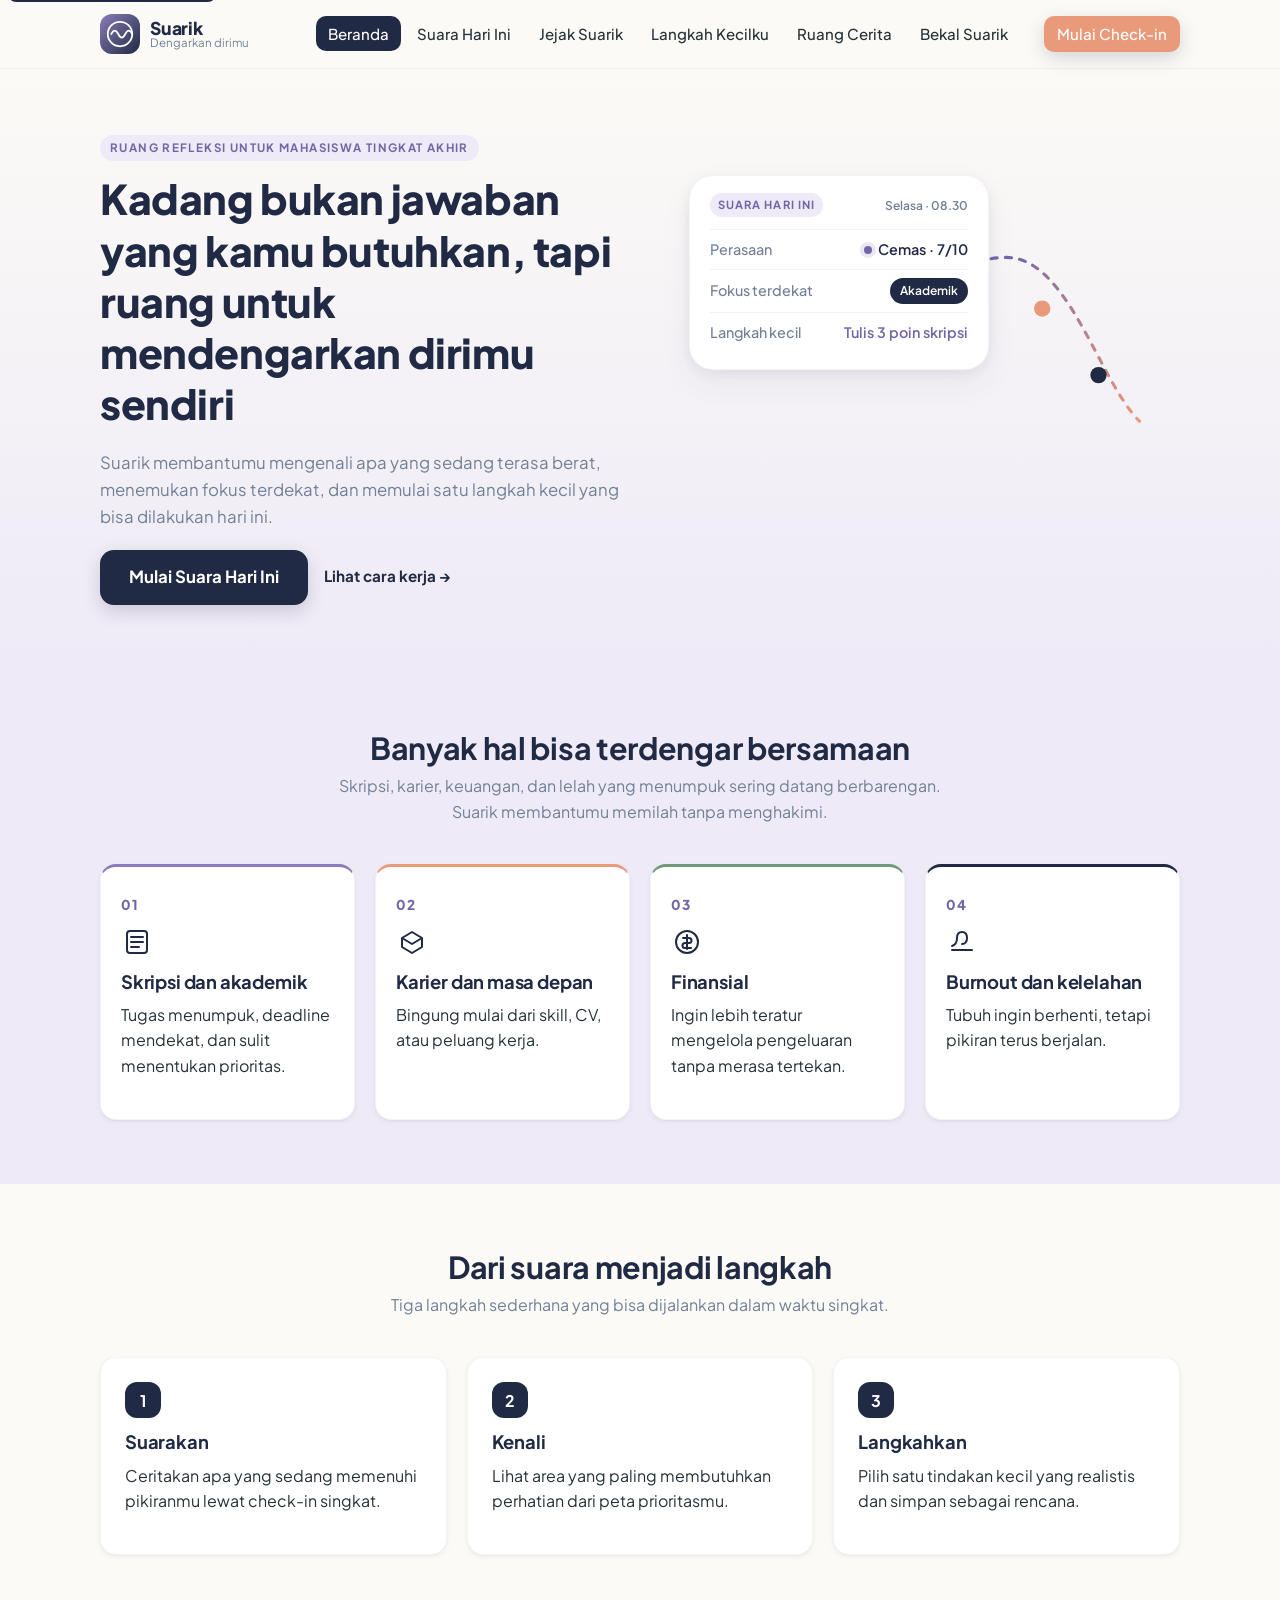
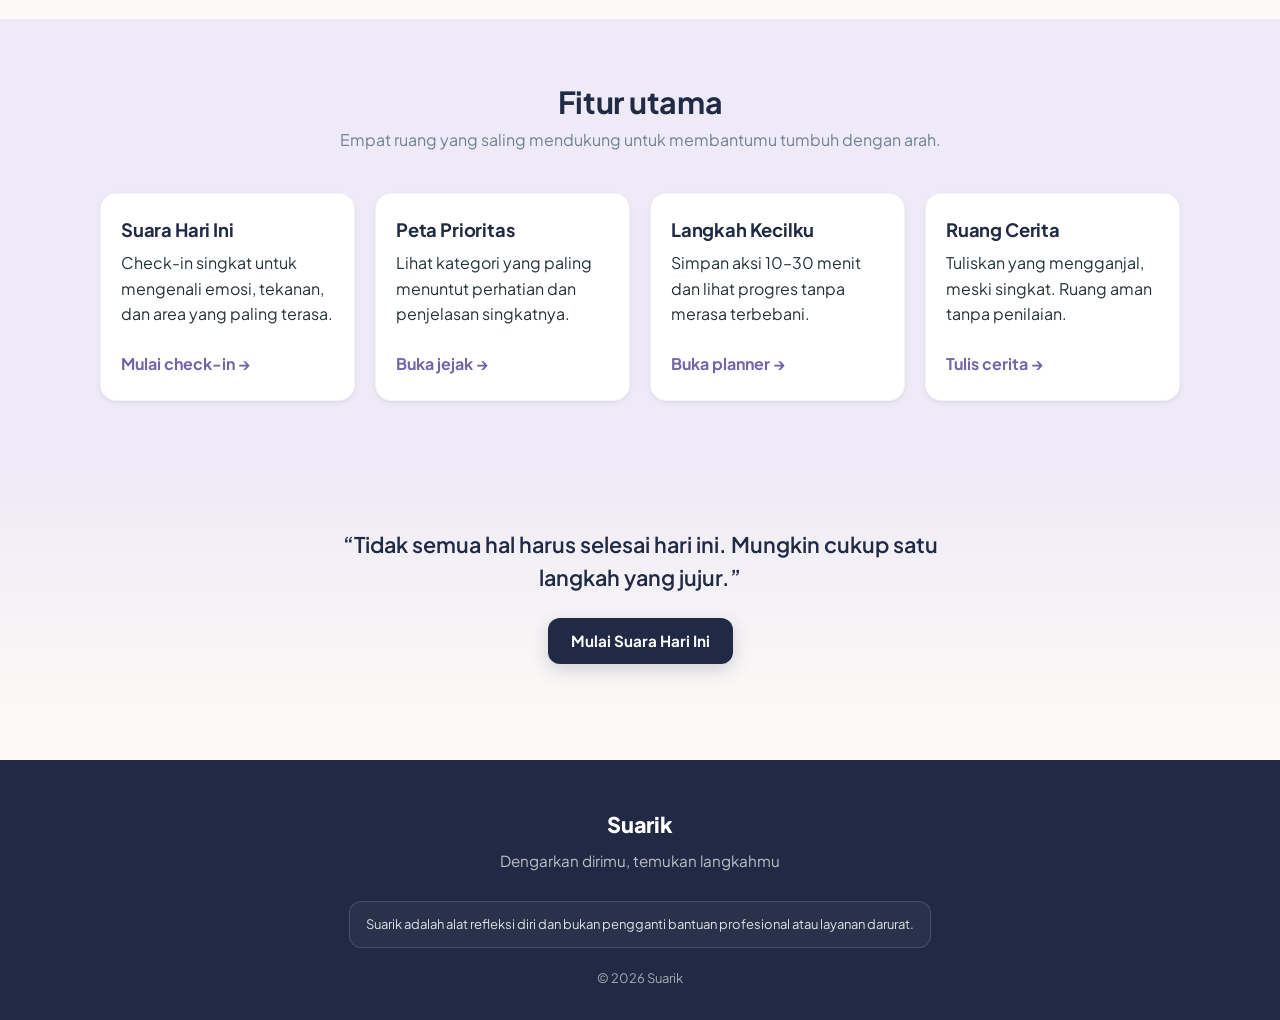
<file: index.html>
<!DOCTYPE html>
<html lang="id">
<head>
<meta charset="UTF-8">
<meta name="viewport" content="width=device-width, initial-scale=1.0">
<meta name="description" content="Suarik — platform refleksi dan perencanaan aksi mikro untuk mahasiswa tingkat akhir.">
<title>Suarik — Dengarkan dirimu, temukan langkahmu</title>
<link rel="preconnect" href="https://fonts.googleapis.com">
<link rel="preconnect" href="https://fonts.gstatic.com" crossorigin>
<link href="https://fonts.googleapis.com/css2?family=Plus+Jakarta+Sans:wght@400;500;600;700;800&display=swap" rel="stylesheet">
<link rel="stylesheet" href="css/style.css">
</head>
<body data-page="beranda">
<a href="#main-content" class="skip-link">Lewati ke konten utama</a>

<header class="site-header" role="banner">
    <div class="container header-inner">
        <a href="index.html" class="brand" aria-label="Suarik — beranda">
            <span class="brand-mark" aria-hidden="true">
                <svg viewBox="0 0 32 32" width="28" height="28" focusable="false">
                    <circle cx="16" cy="16" r="14" fill="none" stroke="currentColor" stroke-width="2"/>
                    <path d="M6 16 Q10 8 14 16 T22 16 T30 16" fill="none" stroke="currentColor" stroke-width="2" stroke-linecap="round"/>
                </svg>
            </span>
            <span class="brand-text">
                <span class="brand-name">Suarik</span>
                <span class="brand-sub">Dengarkan dirimu</span>
            </span>
        </a>
        <button class="nav-toggle" type="button" aria-expanded="false" aria-controls="primary-nav" aria-label="Buka menu navigasi">
            <span class="nav-toggle-bar"></span><span class="nav-toggle-bar"></span><span class="nav-toggle-bar"></span>
        </button>
        <nav id="primary-nav" class="primary-nav" aria-label="Navigasi utama">
            <ul>
                <li><a href="index.html" data-nav="beranda">Beranda</a></li>
                <li><a href="checkin.html" data-nav="checkin">Suara Hari Ini</a></li>
                <li><a href="dashboard.html" data-nav="dashboard">Jejak Suarik</a></li>
                <li><a href="planner.html" data-nav="planner">Langkah Kecilku</a></li>
                <li><a href="journal.html" data-nav="journal">Ruang Cerita</a></li>
                <li><a href="resources.html" data-nav="resources">Bekal Suarik</a></li>
            </ul>
            <a href="checkin.html" class="btn btn-primary nav-cta">Mulai Check-in</a>
        </nav>
    </div>
</header>

<div id="toast-container" class="toast-container" aria-live="polite" aria-atomic="true"></div>

<main id="main-content" role="main">

<section class="hero">
    <div class="container hero-inner">
        <div class="hero-copy">
            <span class="eyebrow">Ruang refleksi untuk mahasiswa tingkat akhir</span>
            <h1>Kadang bukan jawaban yang kamu butuhkan, tapi ruang untuk mendengarkan dirimu sendiri</h1>
            <p class="lead">Suarik membantumu mengenali apa yang sedang terasa berat, menemukan fokus terdekat, dan memulai satu langkah kecil yang bisa dilakukan hari ini.</p>
            <div class="hero-actions">
                <a href="checkin.html" class="btn btn-primary btn-xl">Mulai Suara Hari Ini</a>
                <a href="#cara-kerja" class="text-link">Lihat cara kerja →</a>
            </div>
        </div>

        <div class="hero-visual" aria-hidden="true">
            <svg class="hero-flow" viewBox="0 0 480 360" preserveAspectRatio="xMidYMid meet" focusable="false">
                <defs>
                    <linearGradient id="flowGrad" x1="0" y1="0" x2="1" y2="0">
                        <stop offset="0%" stop-color="#8B7DB8"/><stop offset="55%" stop-color="#7466A6"/><stop offset="100%" stop-color="#E99A7A"/>
                    </linearGradient>
                    <linearGradient id="waveGrad" x1="0" y1="0" x2="1" y2="0">
                        <stop offset="0%" stop-color="#8B7DB8" stop-opacity="0.9"/><stop offset="100%" stop-color="#8B7DB8" stop-opacity="0.3"/>
                    </linearGradient>
                </defs>
                <g class="hero-wave">
                    <path d="M20 130 Q35 90 50 130 T80 130 T110 130 T140 130 T170 130" fill="none" stroke="url(#waveGrad)" stroke-width="3" stroke-linecap="round"/>
                    <path d="M20 160 Q35 140 50 160 T80 160 T110 160 T140 160 T170 160" fill="none" stroke="url(#waveGrad)" stroke-width="2.5" stroke-linecap="round" opacity="0.7"/>
                    <path d="M20 190 Q35 175 50 190 T80 190 T110 190 T140 190 T170 190" fill="none" stroke="url(#waveGrad)" stroke-width="2" stroke-linecap="round" opacity="0.5"/>
                </g>
                <path d="M170 160 C 220 160, 250 100, 310 100 S 400 220, 440 260" fill="none" stroke="url(#flowGrad)" stroke-width="3" stroke-linecap="round" stroke-dasharray="6 8"/>
                <circle cx="200" cy="150" r="26" fill="#EEEAF7"/>
                <circle cx="200" cy="150" r="14" fill="#7466A6"/>
                <circle cx="200" cy="150" r="34" fill="none" stroke="#7466A6" stroke-opacity="0.25" stroke-width="1.5"/>
                <circle cx="285" cy="115" r="8" fill="#8B7DB8"/>
                <circle cx="345" cy="150" r="8" fill="#E99A7A"/>
                <circle cx="400" cy="215" r="8" fill="#202A44"/>
            </svg>
            <div class="visual-card card-checkin">
                <div class="visual-card-head">
                    <span class="visual-card-label">Suara Hari Ini</span>
                    <span class="visual-time">Selasa · 08.30</span>
                </div>
                <div class="visual-row"><span class="visual-key">Perasaan</span><span class="visual-val"><span class="dot dot-purple"></span>Cemas · 7/10</span></div>
                <div class="visual-row"><span class="visual-key">Fokus terdekat</span><span class="visual-val"><span class="pill pill-solid">Akademik</span></span></div>
                <div class="visual-row"><span class="visual-key">Langkah kecil</span><span class="visual-val strong">Tulis 3 poin skripsi</span></div>
            </div>
        </div>
    </div>
</section>

<section class="section section-alt">
    <div class="container">
        <header class="section-head">
            <h2>Banyak hal bisa terdengar bersamaan</h2>
            <p>Skripsi, karier, keuangan, dan lelah yang menumpuk sering datang berbarengan. Suarik membantumu memilah tanpa menghakimi.</p>
        </header>
        <div class="grid grid-4 issue-grid">
            <article class="mini-card">
                <span class="mini-index">01</span>
                <svg class="mini-glyph" viewBox="0 0 32 32" aria-hidden="true"><rect x="6" y="5" width="20" height="22" rx="3" fill="none" stroke="currentColor" stroke-width="2"/><path d="M10 11h12M10 16h12M10 21h8" stroke="currentColor" stroke-width="2" stroke-linecap="round"/></svg>
                <h3>Skripsi dan akademik</h3>
                <p>Tugas menumpuk, deadline mendekat, dan sulit menentukan prioritas.</p>
            </article>
            <article class="mini-card">
                <span class="mini-index">02</span>
                <svg class="mini-glyph" viewBox="0 0 32 32" aria-hidden="true"><path d="M6 12l10-6 10 6-10 6z" fill="none" stroke="currentColor" stroke-width="2" stroke-linejoin="round"/><path d="M6 12v9l10 6 10-6v-9" fill="none" stroke="currentColor" stroke-width="2" stroke-linejoin="round"/></svg>
                <h3>Karier dan masa depan</h3>
                <p>Bingung mulai dari skill, CV, atau peluang kerja.</p>
            </article>
            <article class="mini-card">
                <span class="mini-index">03</span>
                <svg class="mini-glyph" viewBox="0 0 32 32" aria-hidden="true"><circle cx="16" cy="16" r="11" fill="none" stroke="currentColor" stroke-width="2"/><path d="M16 9v14M12 12h6a2.5 2.5 0 010 5h-4a2.5 2.5 0 000 5h6" fill="none" stroke="currentColor" stroke-width="2" stroke-linecap="round"/></svg>
                <h3>Finansial</h3>
                <p>Ingin lebih teratur mengelola pengeluaran tanpa merasa tertekan.</p>
            </article>
            <article class="mini-card">
                <span class="mini-index">04</span>
                <svg class="mini-glyph" viewBox="0 0 32 32" aria-hidden="true"><path d="M6 20c3-1 5-4 5-8s2-6 5-6 5 2 5 6-2 6-5 6" fill="none" stroke="currentColor" stroke-width="2" stroke-linecap="round"/><path d="M6 24h20" stroke="currentColor" stroke-width="2" stroke-linecap="round"/></svg>
                <h3>Burnout dan kelelahan</h3>
                <p>Tubuh ingin berhenti, tetapi pikiran terus berjalan.</p>
            </article>
        </div>
    </div>
</section>

<section id="cara-kerja" class="section">
    <div class="container">
        <header class="section-head">
            <h2>Dari suara menjadi langkah</h2>
            <p>Tiga langkah sederhana yang bisa dijalankan dalam waktu singkat.</p>
        </header>
        <ol class="steps">
            <li class="step"><span class="step-number">1</span><h3>Suarakan</h3><p>Ceritakan apa yang sedang memenuhi pikiranmu lewat check-in singkat.</p></li>
            <li class="step"><span class="step-number">2</span><h3>Kenali</h3><p>Lihat area yang paling membutuhkan perhatian dari peta prioritasmu.</p></li>
            <li class="step"><span class="step-number">3</span><h3>Langkahkan</h3><p>Pilih satu tindakan kecil yang realistis dan simpan sebagai rencana.</p></li>
        </ol>
    </div>
</section>

<section class="section section-alt">
    <div class="container">
        <header class="section-head">
            <h2>Fitur utama</h2>
            <p>Empat ruang yang saling mendukung untuk membantumu tumbuh dengan arah.</p>
        </header>
        <div class="grid grid-4">
            <article class="feature-card"><h3>Suara Hari Ini</h3><p>Check-in singkat untuk mengenali emosi, tekanan, dan area yang paling terasa.</p><a href="checkin.html" class="feature-link">Mulai check-in →</a></article>
            <article class="feature-card"><h3>Peta Prioritas</h3><p>Lihat kategori yang paling menuntut perhatian dan penjelasan singkatnya.</p><a href="dashboard.html" class="feature-link">Buka jejak →</a></article>
            <article class="feature-card"><h3>Langkah Kecilku</h3><p>Simpan aksi 10–30 menit dan lihat progres tanpa merasa terbebani.</p><a href="planner.html" class="feature-link">Buka planner →</a></article>
            <article class="feature-card"><h3>Ruang Cerita</h3><p>Tuliskan yang mengganjal, meski singkat. Ruang aman tanpa penilaian.</p><a href="journal.html" class="feature-link">Tulis cerita →</a></article>
        </div>
    </div>
</section>

<section class="section quote-section">
    <div class="container">
        <blockquote><p>“Tidak semua hal harus selesai hari ini. Mungkin cukup satu langkah yang jujur.”</p></blockquote>
        <a href="checkin.html" class="btn btn-primary">Mulai Suara Hari Ini</a>
    </div>
</section>

</main>

<footer class="site-footer" role="contentinfo">
    <div class="container footer-inner">
        <div class="footer-brand">
            <span class="brand-name">Suarik</span>
            <p class="footer-tagline">Dengarkan dirimu, temukan langkahmu</p>
        </div>
 
        <p class="footer-disclaimer">Suarik adalah alat refleksi diri dan bukan pengganti bantuan profesional atau layanan darurat.</p>
        <p class="footer-copy">© <span data-year></span> Suarik</p>
    </div>
</footer>

<script src="js/data.js"></script>
<script src="js/main.js"></script>
</body>
</html>
</file>
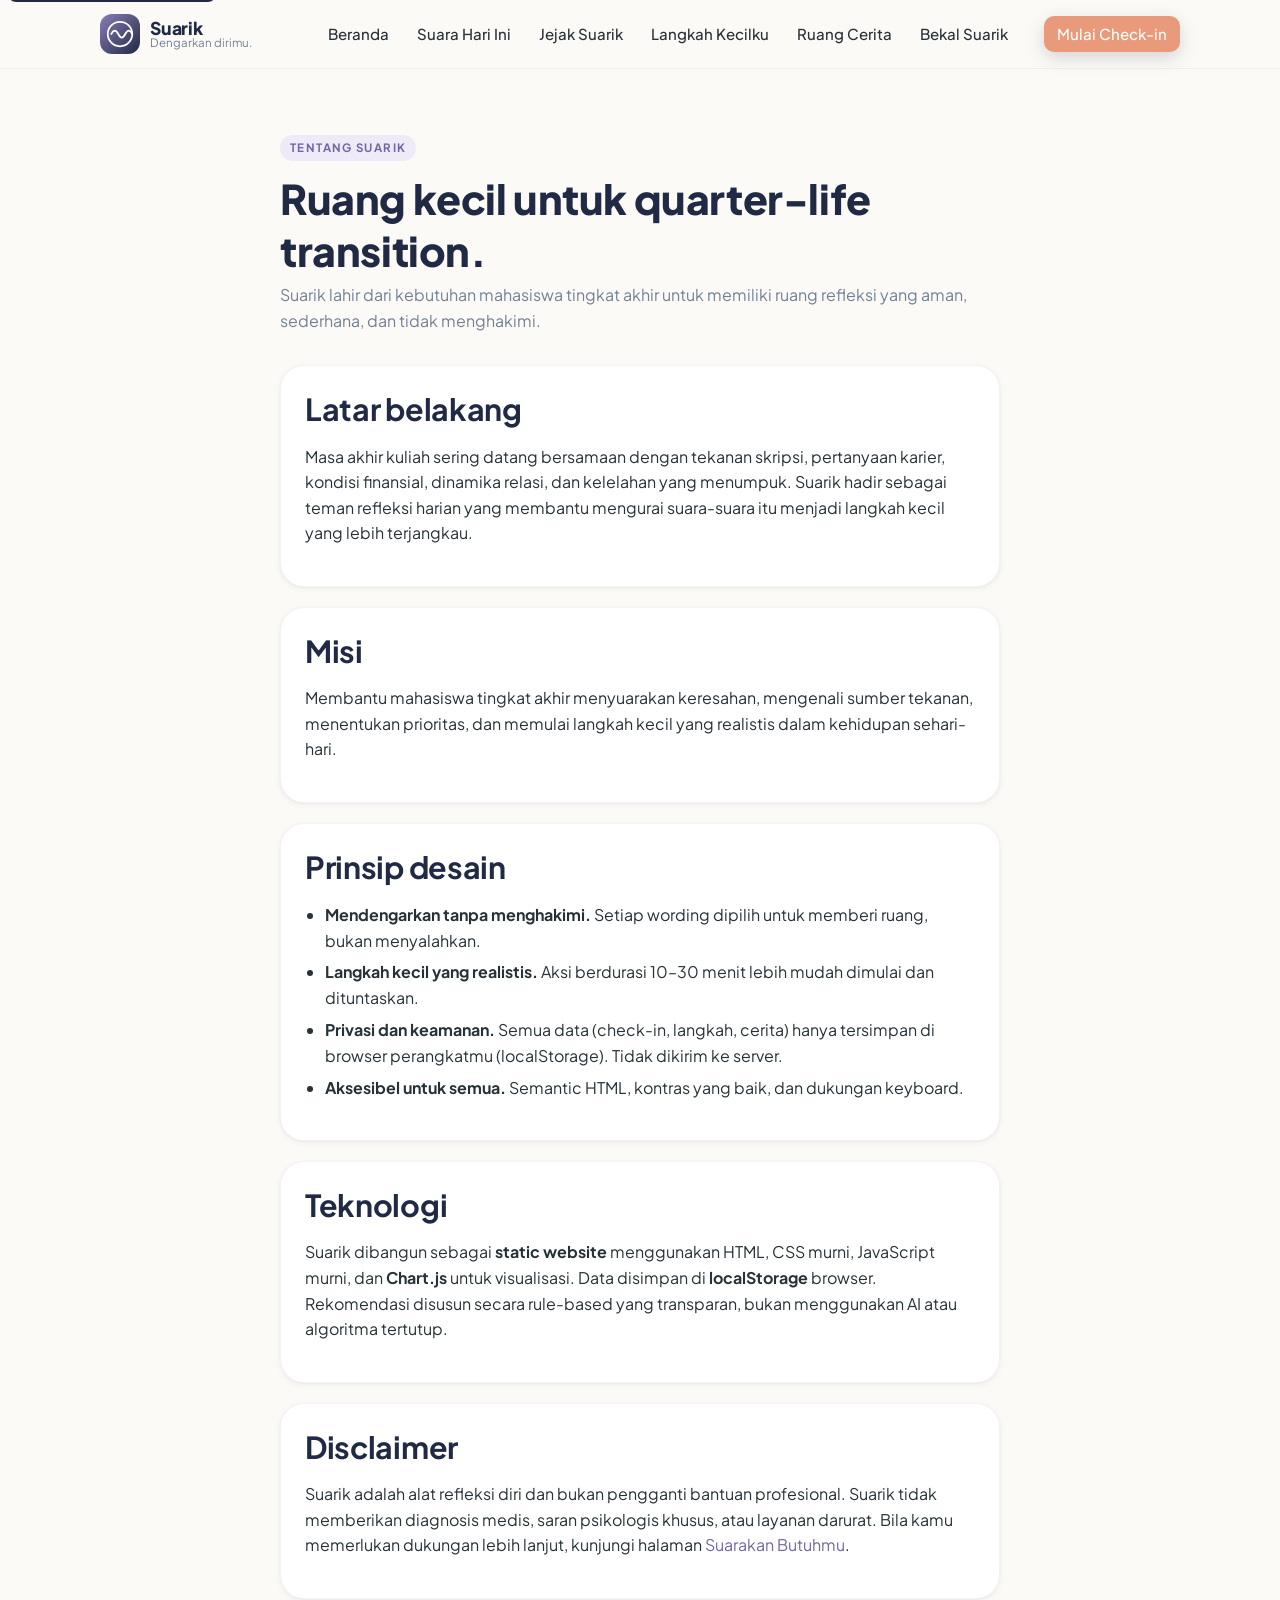
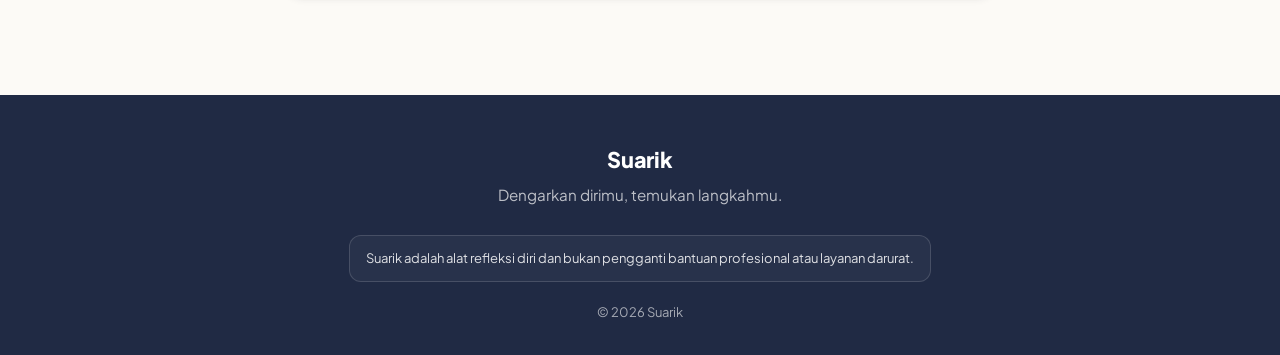
<file: about.html>
<!DOCTYPE html>
<html lang="id">
<head>
<meta charset="UTF-8">
<meta name="viewport" content="width=device-width, initial-scale=1.0">
<meta name="description" content="Suarik — platform refleksi dan perencanaan aksi mikro untuk mahasiswa tingkat akhir.">
<title>Tentang — Suarik</title>
<link rel="preconnect" href="https://fonts.googleapis.com">
<link rel="preconnect" href="https://fonts.gstatic.com" crossorigin>
<link href="https://fonts.googleapis.com/css2?family=Plus+Jakarta+Sans:wght@400;500;600;700;800&display=swap" rel="stylesheet">
<link rel="stylesheet" href="css/style.css">

</head>
<body data-page="about">
<a href="#main-content" class="skip-link">Lewati ke konten utama</a>
<header class="site-header" role="banner">
    <div class="container header-inner">
        <a href="index.html" class="brand" aria-label="Suarik — beranda">
            <span class="brand-mark" aria-hidden="true">
                <svg viewBox="0 0 32 32" width="28" height="28" focusable="false">
                    <circle cx="16" cy="16" r="14" fill="none" stroke="currentColor" stroke-width="2"/>
                    <path d="M6 16 Q10 8 14 16 T22 16 T30 16" fill="none" stroke="currentColor" stroke-width="2" stroke-linecap="round"/>
                </svg>
            </span>
            <span class="brand-text"><span class="brand-name">Suarik</span><span class="brand-sub">Dengarkan dirimu.</span></span>
        </a>
        <button class="nav-toggle" type="button" aria-expanded="false" aria-controls="primary-nav" aria-label="Buka menu navigasi">
            <span class="nav-toggle-bar"></span><span class="nav-toggle-bar"></span><span class="nav-toggle-bar"></span>
        </button>
        <nav id="primary-nav" class="primary-nav" aria-label="Navigasi utama">
            <ul>
                <li><a href="index.html" data-nav="beranda">Beranda</a></li>
                <li><a href="checkin.html" data-nav="checkin">Suara Hari Ini</a></li>
                <li><a href="dashboard.html" data-nav="dashboard">Jejak Suarik</a></li>
                <li><a href="planner.html" data-nav="planner">Langkah Kecilku</a></li>
                <li><a href="journal.html" data-nav="journal">Ruang Cerita</a></li>
                <li><a href="resources.html" data-nav="resources">Bekal Suarik</a></li>
            </ul>
            <a href="checkin.html" class="btn btn-primary nav-cta">Mulai Check-in</a>
        </nav>
    </div>
</header>
<div id="toast-container" class="toast-container" aria-live="polite" aria-atomic="true"></div>
<main id="main-content" role="main">
<section class="section">
    <div class="container container-narrow">
        <header class="page-head">
            <span class="eyebrow">Tentang Suarik</span>
            <h1>Ruang kecil untuk quarter-life transition.</h1>
            <p>Suarik lahir dari kebutuhan mahasiswa tingkat akhir untuk memiliki ruang refleksi yang aman, sederhana, dan tidak menghakimi.</p>
        </header>

        <section class="card"><h2>Latar belakang</h2><p>Masa akhir kuliah sering datang bersamaan dengan tekanan skripsi, pertanyaan karier, kondisi finansial, dinamika relasi, dan kelelahan yang menumpuk. Suarik hadir sebagai teman refleksi harian yang membantu mengurai suara-suara itu menjadi langkah kecil yang lebih terjangkau.</p></section>

        <section class="card"><h2>Misi</h2><p>Membantu mahasiswa tingkat akhir menyuarakan keresahan, mengenali sumber tekanan, menentukan prioritas, dan memulai langkah kecil yang realistis dalam kehidupan sehari-hari.</p></section>

        <section class="card">
            <h2>Prinsip desain</h2>
            <ul class="principle-list">
                <li><strong>Mendengarkan tanpa menghakimi.</strong> Setiap wording dipilih untuk memberi ruang, bukan menyalahkan.</li>
                <li><strong>Langkah kecil yang realistis.</strong> Aksi berdurasi 10–30 menit lebih mudah dimulai dan dituntaskan.</li>
                <li><strong>Privasi dan keamanan.</strong> Semua data (check-in, langkah, cerita) hanya tersimpan di browser perangkatmu (localStorage). Tidak dikirim ke server.</li>
                <li><strong>Aksesibel untuk semua.</strong> Semantic HTML, kontras yang baik, dan dukungan keyboard.</li>
            </ul>
        </section>

        <section class="card"><h2>Teknologi</h2><p>Suarik dibangun sebagai <strong>static website</strong> menggunakan HTML, CSS murni, JavaScript murni, dan <strong>Chart.js</strong> untuk visualisasi. Data disimpan di <strong>localStorage</strong> browser. Rekomendasi disusun secara rule-based yang transparan, bukan menggunakan AI atau algoritma tertutup.</p></section>

        <section class="card"><h2>Disclaimer</h2><p>Suarik adalah alat refleksi diri dan bukan pengganti bantuan profesional. Suarik tidak memberikan diagnosis medis, saran psikologis khusus, atau layanan darurat. Bila kamu memerlukan dukungan lebih lanjut, kunjungi halaman <a href="help.html">Suarakan Butuhmu</a>.</p></section>
    </div>
</section>
</main>
<footer class="site-footer" role="contentinfo">
    <div class="container footer-inner">
        <div class="footer-brand">
            <span class="brand-name">Suarik</span>
            <p class="footer-tagline">Dengarkan dirimu, temukan langkahmu.</p>
        </div>
 
        <p class="footer-disclaimer">Suarik adalah alat refleksi diri dan bukan pengganti bantuan profesional atau layanan darurat.</p>
        <p class="footer-copy">© <span data-year></span> Suarik</p>
    </div>
</footer>
<script src="js/data.js"></script>
<script src="js/main.js"></script>

</body>
</html>
</file>
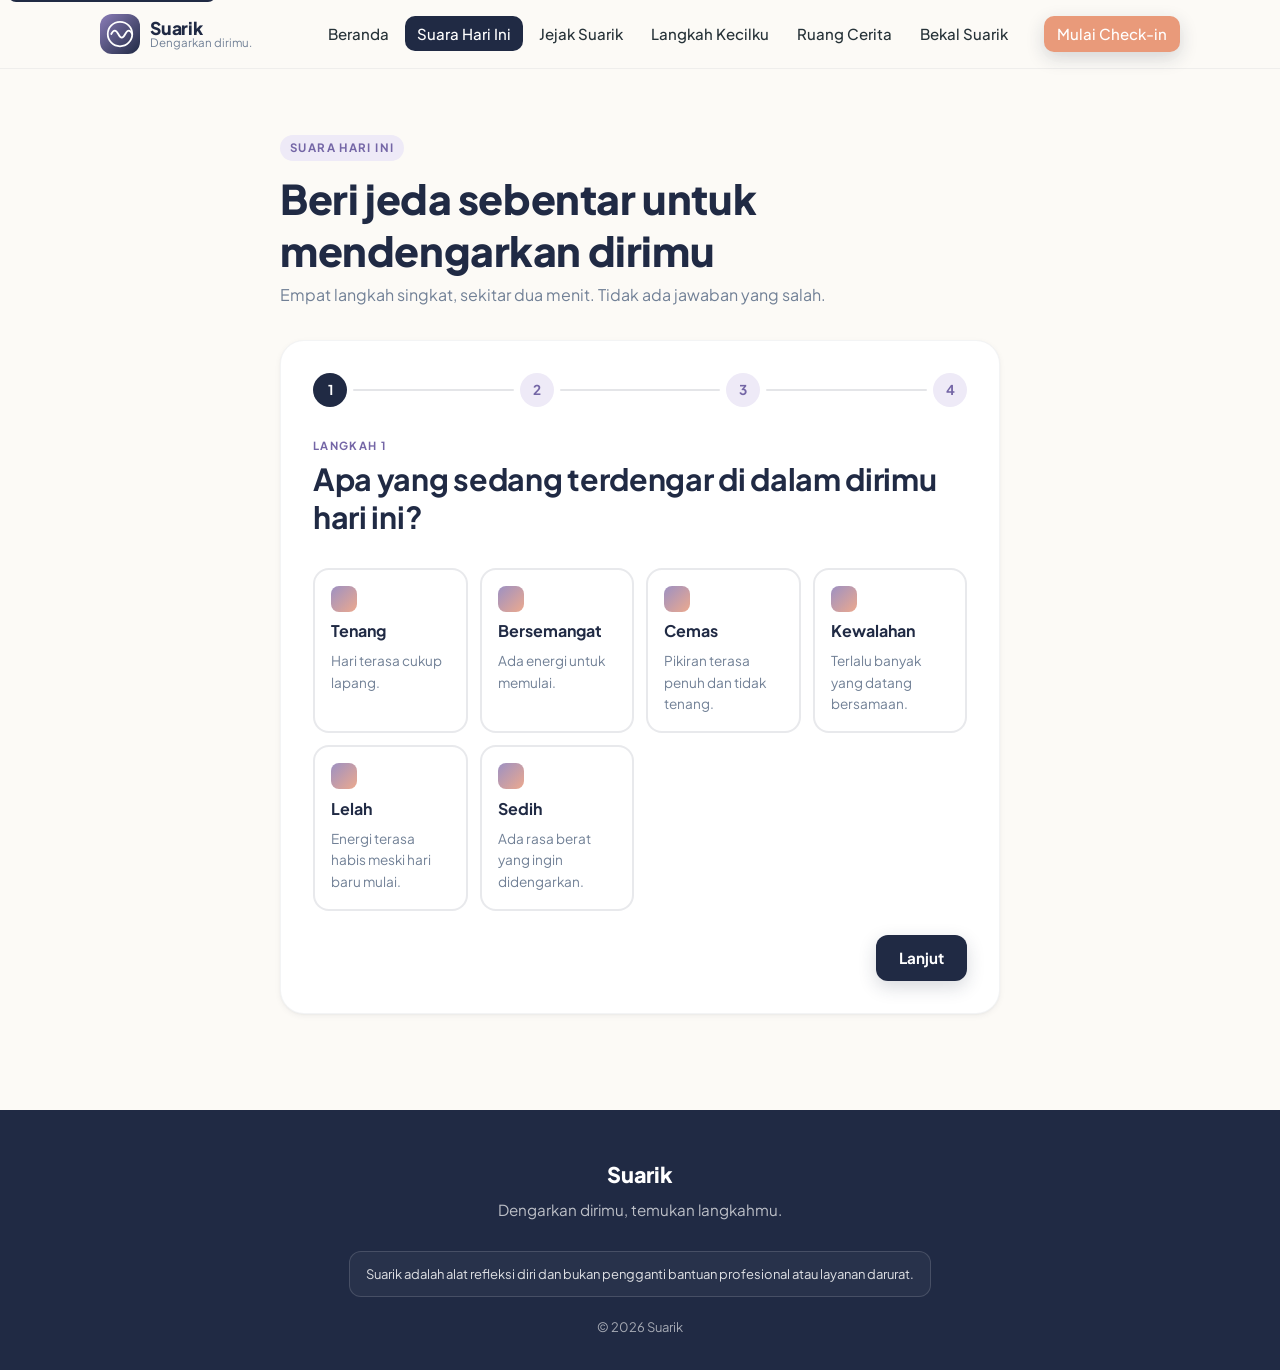
<file: checkin.html>
<!DOCTYPE html>
<html lang="id">
<head>
<meta charset="UTF-8">
<meta name="viewport" content="width=device-width, initial-scale=1.0">
<meta name="description" content="Suarik — platform refleksi dan perencanaan aksi mikro untuk mahasiswa tingkat akhir.">
<title>Suara Hari Ini — Suarik</title>
<link rel="preconnect" href="https://fonts.googleapis.com">
<link rel="preconnect" href="https://fonts.gstatic.com" crossorigin>
<link href="https://fonts.googleapis.com/css2?family=Plus+Jakarta+Sans:wght@400;500;600;700;800&display=swap" rel="stylesheet">
<link rel="stylesheet" href="css/style.css">

</head>
<body data-page="checkin">
<a href="#main-content" class="skip-link">Lewati ke konten utama</a>
<header class="site-header" role="banner">
    <div class="container header-inner">
        <a href="index.html" class="brand" aria-label="Suarik — beranda">
            <span class="brand-mark" aria-hidden="true">
                <svg viewBox="0 0 32 32" width="28" height="28" focusable="false">
                    <circle cx="16" cy="16" r="14" fill="none" stroke="currentColor" stroke-width="2"/>
                    <path d="M6 16 Q10 8 14 16 T22 16 T30 16" fill="none" stroke="currentColor" stroke-width="2" stroke-linecap="round"/>
                </svg>
            </span>
            <span class="brand-text"><span class="brand-name">Suarik</span><span class="brand-sub">Dengarkan dirimu.</span></span>
        </a>
        <button class="nav-toggle" type="button" aria-expanded="false" aria-controls="primary-nav" aria-label="Buka menu navigasi">
            <span class="nav-toggle-bar"></span><span class="nav-toggle-bar"></span><span class="nav-toggle-bar"></span>
        </button>
        <nav id="primary-nav" class="primary-nav" aria-label="Navigasi utama">
            <ul>
                <li><a href="index.html" data-nav="beranda">Beranda</a></li>
                <li><a href="checkin.html" data-nav="checkin">Suara Hari Ini</a></li>
                <li><a href="dashboard.html" data-nav="dashboard">Jejak Suarik</a></li>
                <li><a href="planner.html" data-nav="planner">Langkah Kecilku</a></li>
                <li><a href="journal.html" data-nav="journal">Ruang Cerita</a></li>
                <li><a href="resources.html" data-nav="resources">Bekal Suarik</a></li>
            </ul>
            <a href="checkin.html" class="btn btn-primary nav-cta">Mulai Check-in</a>
        </nav>
    </div>
</header>
<div id="toast-container" class="toast-container" aria-live="polite" aria-atomic="true"></div>
<main id="main-content" role="main">
<section class="section">
    <div class="container container-narrow">
        <header class="page-head">
            <span class="eyebrow">Suara Hari Ini</span>
            <h1>Beri jeda sebentar untuk mendengarkan dirimu</h1>
            <p>Empat langkah singkat, sekitar dua menit. Tidak ada jawaban yang salah.</p>
        </header>

        <form id="checkin-form" novalidate class="card form-card">
            <div class="progress-indicator" aria-hidden="true">
                <span class="progress-step active" data-step="1">1</span>
                <span class="progress-line"></span>
                <span class="progress-step" data-step="2">2</span>
                <span class="progress-line"></span>
                <span class="progress-step" data-step="3">3</span>
                <span class="progress-line"></span>
                <span class="progress-step" data-step="4">4</span>
            </div>

            <fieldset class="form-step active" data-step="1">
                <legend><span class="step-title">Langkah 1</span><h2>Apa yang sedang terdengar di dalam dirimu hari ini?</h2></legend>
                <div class="emotion-grid" role="radiogroup" aria-label="Pilih satu emosi" id="emotion-grid"></div>
                <p class="field-error" data-error-for="emotion" hidden>Pilih satu emosi yang paling menggambarkan hari ini.</p>
                <div class="form-nav"><span></span><button type="button" class="btn btn-primary btn-next" data-next="2">Lanjut</button></div>
            </fieldset>

            <fieldset class="form-step" data-step="2">
                <legend><span class="step-title">Langkah 2</span><h2>Seberapa berat beban yang kamu rasakan?</h2></legend>
                <div class="slider-wrap">
                    <input type="range" id="stress_level" name="stress_level" min="1" max="10" value="5" step="1" aria-describedby="stress-help stress-value">
                    <div class="slider-value" id="stress-value" aria-live="polite"><span class="slider-number">5</span><span class="slider-label" id="stress-label">Sedang</span></div>
                </div>
                <p id="stress-help" class="field-help">1–3 ringan · 4–6 sedang · 7–8 berat · 9–10 sangat berat.</p>
                <div class="form-nav"><button type="button" class="btn btn-ghost btn-prev" data-prev="1">Kembali</button><button type="button" class="btn btn-primary btn-next" data-next="3">Lanjut</button></div>
            </fieldset>

            <fieldset class="form-step" data-step="3">
                <legend><span class="step-title">Langkah 3</span><h2>Apa yang paling banyak memenuhi pikiranmu?</h2></legend>
                <div class="area-grid" id="area-grid"></div>
                <p class="field-error" data-error-for="areas" hidden>Pilih minimal satu area yang sedang membebani.</p>
                <div class="form-nav"><button type="button" class="btn btn-ghost btn-prev" data-prev="2">Kembali</button><button type="button" class="btn btn-primary btn-next" data-next="4">Lanjut</button></div>
            </fieldset>

            <fieldset class="form-step" data-step="4">
                <legend><span class="step-title">Langkah 4</span><h2>Ceritakan sedikit jika kamu nyaman.</h2></legend>
                <label for="note" class="field-label">Catatan (opsional, maksimal 500 karakter)</label>
                <textarea id="note" name="note" rows="5" maxlength="500" placeholder="Tulis bebas. Kamu tidak wajib menuliskan detail pribadi."></textarea>
                <div class="char-counter"><span id="note-count">0</span> / 500</div>
                <div class="form-nav">
                    <button type="button" class="btn btn-ghost btn-prev" data-prev="3">Kembali</button>
                    <button type="submit" class="btn btn-primary" id="checkin-submit"><span class="btn-label">Simpan Check-in</span><span class="btn-spinner" aria-hidden="true"></span></button>
                </div>
            </fieldset>
        </form>
    </div>
</section>
</main>
<footer class="site-footer" role="contentinfo">
    <div class="container footer-inner">
        <div class="footer-brand">
            <span class="brand-name">Suarik</span>
            <p class="footer-tagline">Dengarkan dirimu, temukan langkahmu.</p>
        </div>
 
        <p class="footer-disclaimer">Suarik adalah alat refleksi diri dan bukan pengganti bantuan profesional atau layanan darurat.</p>
        <p class="footer-copy">© <span data-year></span> Suarik</p>
    </div>
</footer>
<script src="js/data.js"></script>
<script src="js/main.js"></script>
<script src="js/checkin.js"></script>
</body>
</html>
</file>
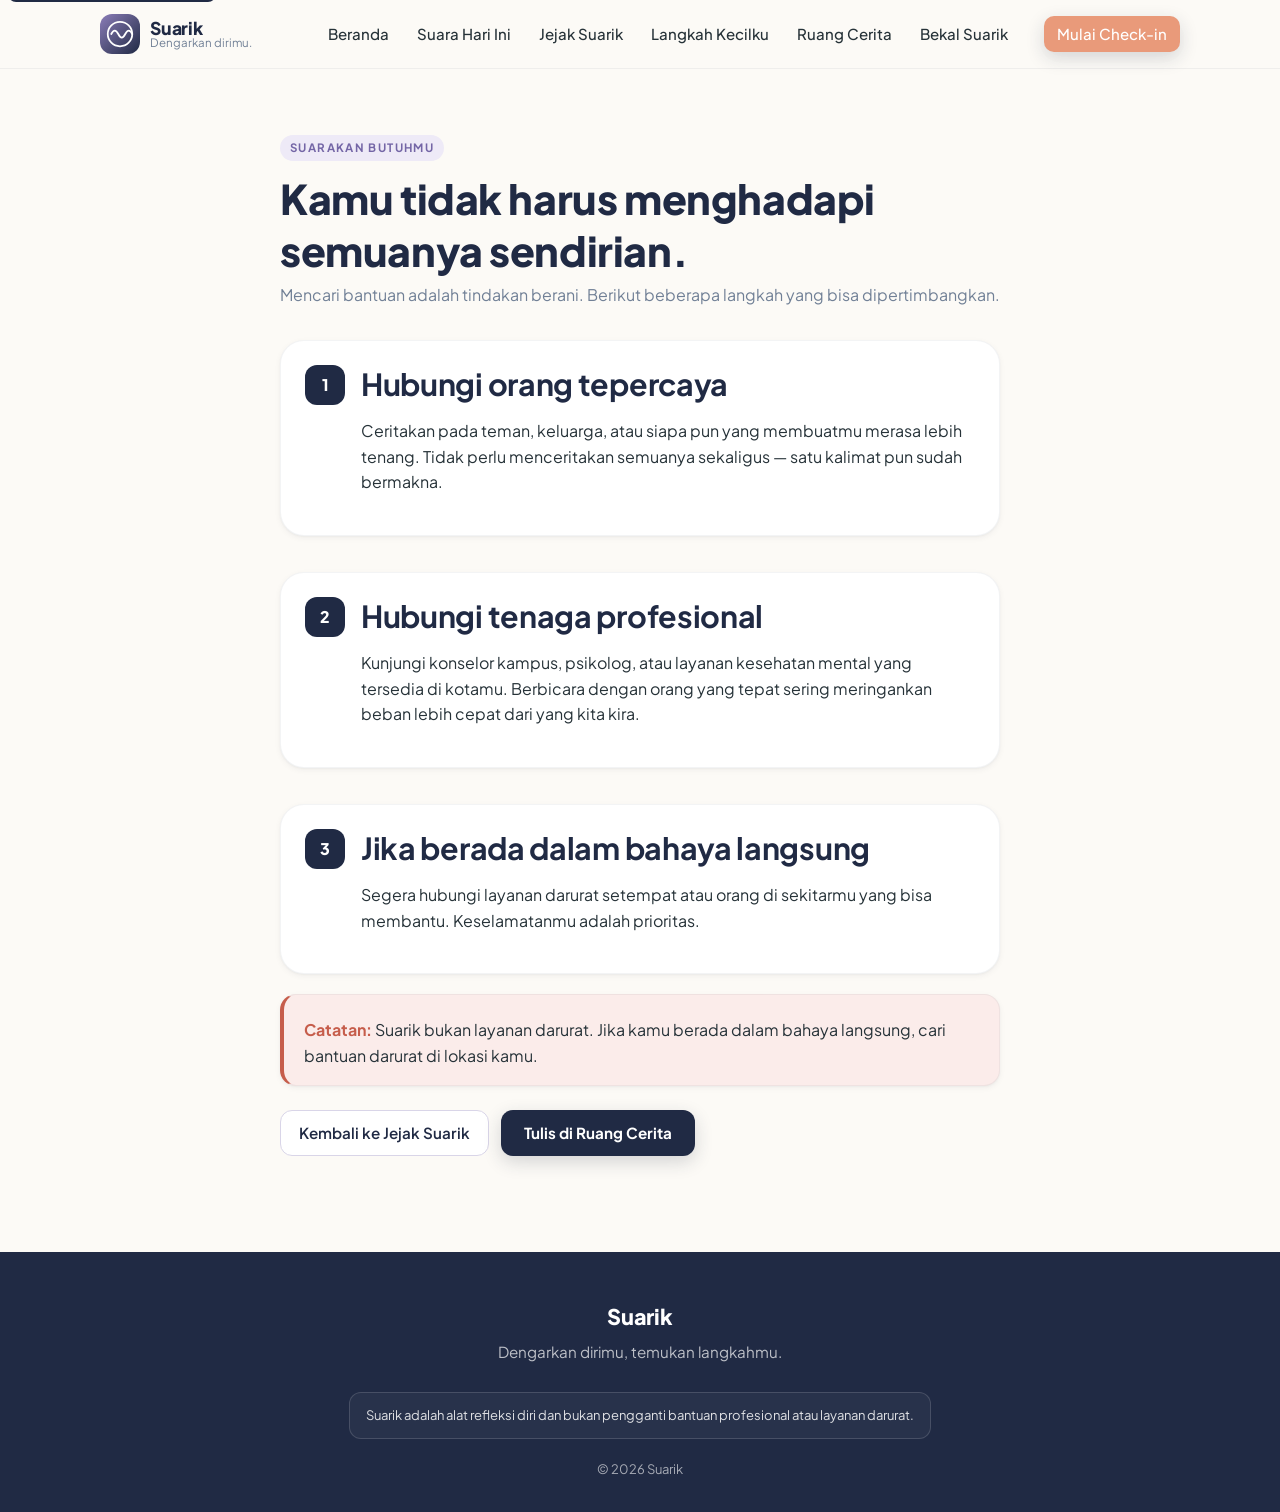
<file: help.html>
<!DOCTYPE html>
<html lang="id">
<head>
<meta charset="UTF-8">
<meta name="viewport" content="width=device-width, initial-scale=1.0">
<meta name="description" content="Suarik — platform refleksi dan perencanaan aksi mikro untuk mahasiswa tingkat akhir.">
<title>Suarakan Butuhmu — Suarik</title>
<link rel="preconnect" href="https://fonts.googleapis.com">
<link rel="preconnect" href="https://fonts.gstatic.com" crossorigin>
<link href="https://fonts.googleapis.com/css2?family=Plus+Jakarta+Sans:wght@400;500;600;700;800&display=swap" rel="stylesheet">
<link rel="stylesheet" href="css/style.css">

</head>
<body data-page="help">
<a href="#main-content" class="skip-link">Lewati ke konten utama</a>
<header class="site-header" role="banner">
    <div class="container header-inner">
        <a href="index.html" class="brand" aria-label="Suarik — beranda">
            <span class="brand-mark" aria-hidden="true">
                <svg viewBox="0 0 32 32" width="28" height="28" focusable="false">
                    <circle cx="16" cy="16" r="14" fill="none" stroke="currentColor" stroke-width="2"/>
                    <path d="M6 16 Q10 8 14 16 T22 16 T30 16" fill="none" stroke="currentColor" stroke-width="2" stroke-linecap="round"/>
                </svg>
            </span>
            <span class="brand-text"><span class="brand-name">Suarik</span><span class="brand-sub">Dengarkan dirimu.</span></span>
        </a>
        <button class="nav-toggle" type="button" aria-expanded="false" aria-controls="primary-nav" aria-label="Buka menu navigasi">
            <span class="nav-toggle-bar"></span><span class="nav-toggle-bar"></span><span class="nav-toggle-bar"></span>
        </button>
        <nav id="primary-nav" class="primary-nav" aria-label="Navigasi utama">
            <ul>
                <li><a href="index.html" data-nav="beranda">Beranda</a></li>
                <li><a href="checkin.html" data-nav="checkin">Suara Hari Ini</a></li>
                <li><a href="dashboard.html" data-nav="dashboard">Jejak Suarik</a></li>
                <li><a href="planner.html" data-nav="planner">Langkah Kecilku</a></li>
                <li><a href="journal.html" data-nav="journal">Ruang Cerita</a></li>
                <li><a href="resources.html" data-nav="resources">Bekal Suarik</a></li>
            </ul>
            <a href="checkin.html" class="btn btn-primary nav-cta">Mulai Check-in</a>
        </nav>
    </div>
</header>
<div id="toast-container" class="toast-container" aria-live="polite" aria-atomic="true"></div>
<main id="main-content" role="main">
<section class="section">
    <div class="container container-narrow">
        <header class="page-head">
            <span class="eyebrow">Suarakan Butuhmu</span>
            <h1>Kamu tidak harus menghadapi semuanya sendirian.</h1>
            <p>Mencari bantuan adalah tindakan berani. Berikut beberapa langkah yang bisa dipertimbangkan.</p>
        </header>

        <ol class="help-steps">
            <li class="card help-step"><span class="help-number">1</span><div><h2>Hubungi orang tepercaya</h2><p>Ceritakan pada teman, keluarga, atau siapa pun yang membuatmu merasa lebih tenang. Tidak perlu menceritakan semuanya sekaligus — satu kalimat pun sudah bermakna.</p></div></li>
            <li class="card help-step"><span class="help-number">2</span><div><h2>Hubungi tenaga profesional</h2><p>Kunjungi konselor kampus, psikolog, atau layanan kesehatan mental yang tersedia di kotamu. Berbicara dengan orang yang tepat sering meringankan beban lebih cepat dari yang kita kira.</p></div></li>
            <li class="card help-step"><span class="help-number">3</span><div><h2>Jika berada dalam bahaya langsung</h2><p>Segera hubungi layanan darurat setempat atau orang di sekitarmu yang bisa membantu. Keselamatanmu adalah prioritas.</p></div></li>
        </ol>

        <div class="card alert alert-support"><p><strong>Catatan:</strong> Suarik bukan layanan darurat. Jika kamu berada dalam bahaya langsung, cari bantuan darurat di lokasi kamu.</p></div>

        <div class="page-actions">
            <a href="dashboard.html" class="btn btn-ghost">Kembali ke Jejak Suarik</a>
            <a href="journal.html" class="btn btn-primary">Tulis di Ruang Cerita</a>
        </div>
    </div>
</section>
</main>
<footer class="site-footer" role="contentinfo">
    <div class="container footer-inner">
        <div class="footer-brand">
            <span class="brand-name">Suarik</span>
            <p class="footer-tagline">Dengarkan dirimu, temukan langkahmu.</p>
        </div>
 
        <p class="footer-disclaimer">Suarik adalah alat refleksi diri dan bukan pengganti bantuan profesional atau layanan darurat.</p>
        <p class="footer-copy">© <span data-year></span> Suarik</p>
    </div>
</footer>
<script src="js/data.js"></script>
<script src="js/main.js"></script>

</body>
</html>
</file>
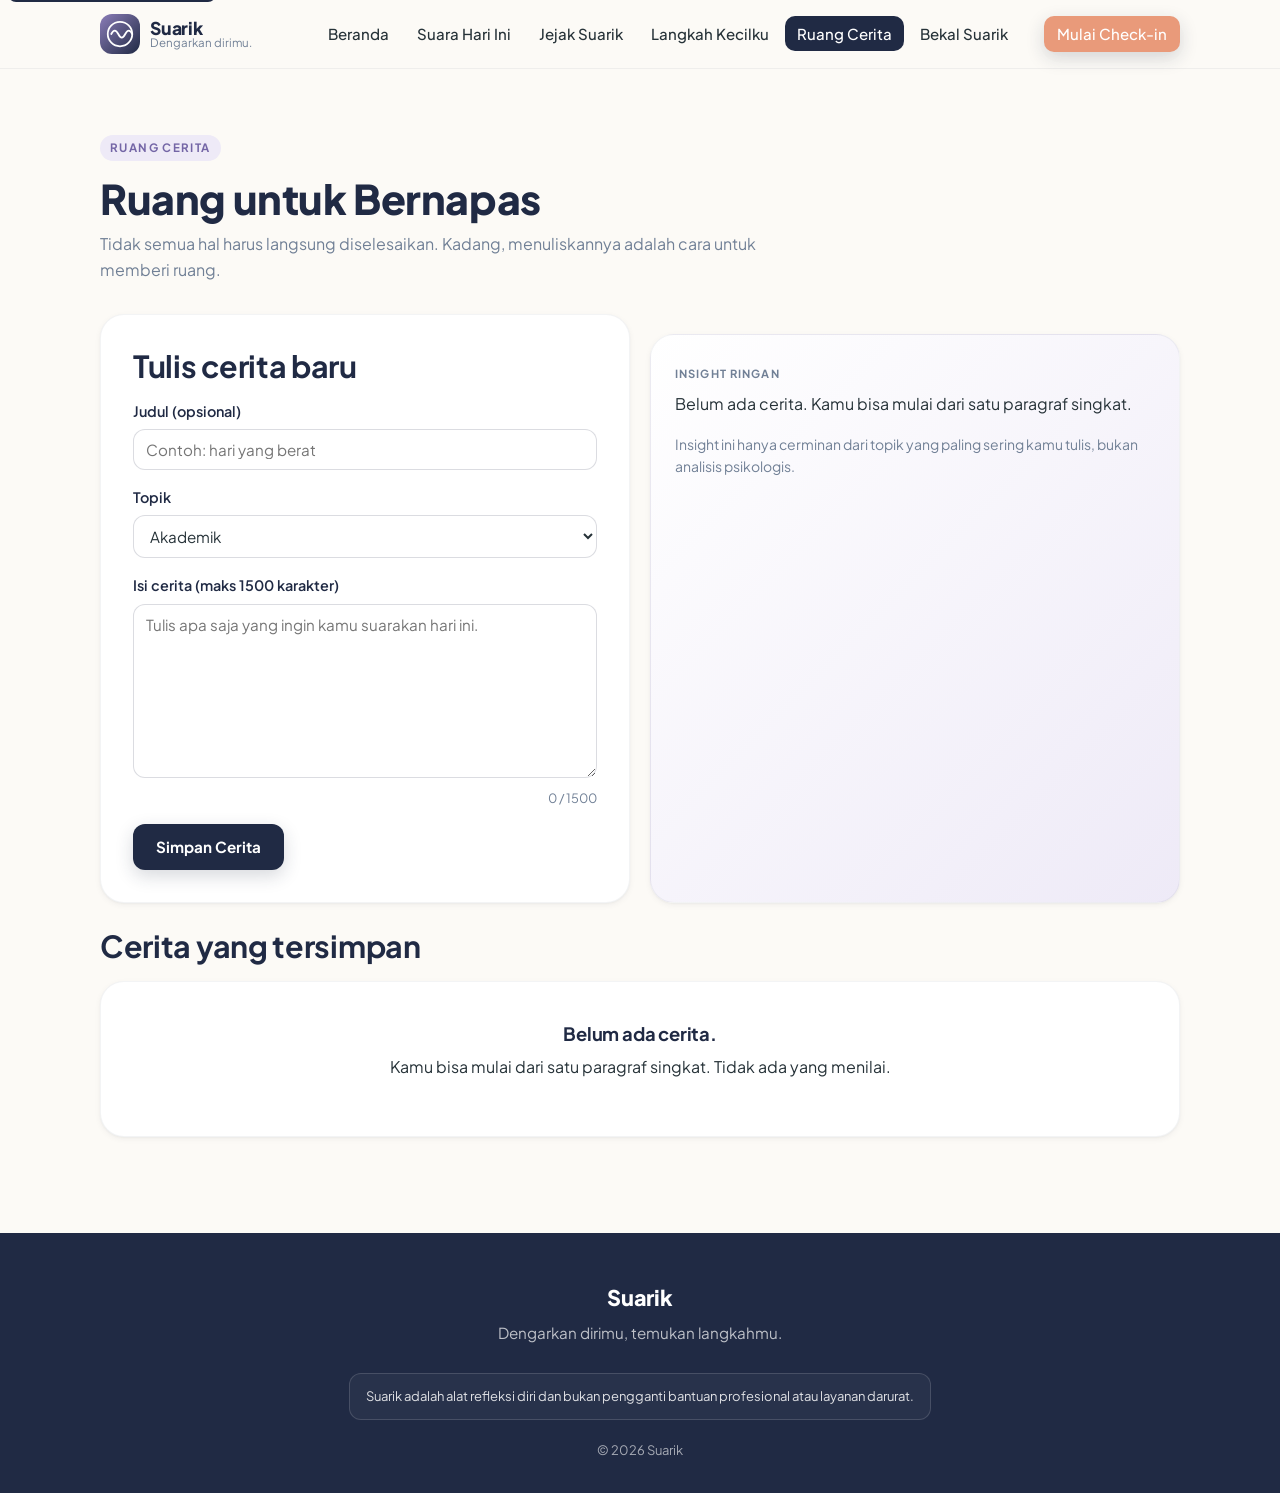
<file: journal.html>
<!DOCTYPE html>
<html lang="id">
<head>
<meta charset="UTF-8">
<meta name="viewport" content="width=device-width, initial-scale=1.0">
<meta name="description" content="Suarik — platform refleksi dan perencanaan aksi mikro untuk mahasiswa tingkat akhir.">
<title>Ruang Cerita — Suarik</title>
<link rel="preconnect" href="https://fonts.googleapis.com">
<link rel="preconnect" href="https://fonts.gstatic.com" crossorigin>
<link href="https://fonts.googleapis.com/css2?family=Plus+Jakarta+Sans:wght@400;500;600;700;800&display=swap" rel="stylesheet">
<link rel="stylesheet" href="css/style.css">

</head>
<body data-page="journal">
<a href="#main-content" class="skip-link">Lewati ke konten utama</a>
<header class="site-header" role="banner">
    <div class="container header-inner">
        <a href="index.html" class="brand" aria-label="Suarik — beranda">
            <span class="brand-mark" aria-hidden="true">
                <svg viewBox="0 0 32 32" width="28" height="28" focusable="false">
                    <circle cx="16" cy="16" r="14" fill="none" stroke="currentColor" stroke-width="2"/>
                    <path d="M6 16 Q10 8 14 16 T22 16 T30 16" fill="none" stroke="currentColor" stroke-width="2" stroke-linecap="round"/>
                </svg>
            </span>
            <span class="brand-text"><span class="brand-name">Suarik</span><span class="brand-sub">Dengarkan dirimu.</span></span>
        </a>
        <button class="nav-toggle" type="button" aria-expanded="false" aria-controls="primary-nav" aria-label="Buka menu navigasi">
            <span class="nav-toggle-bar"></span><span class="nav-toggle-bar"></span><span class="nav-toggle-bar"></span>
        </button>
        <nav id="primary-nav" class="primary-nav" aria-label="Navigasi utama">
            <ul>
                <li><a href="index.html" data-nav="beranda">Beranda</a></li>
                <li><a href="checkin.html" data-nav="checkin">Suara Hari Ini</a></li>
                <li><a href="dashboard.html" data-nav="dashboard">Jejak Suarik</a></li>
                <li><a href="planner.html" data-nav="planner">Langkah Kecilku</a></li>
                <li><a href="journal.html" data-nav="journal">Ruang Cerita</a></li>
                <li><a href="resources.html" data-nav="resources">Bekal Suarik</a></li>
            </ul>
            <a href="checkin.html" class="btn btn-primary nav-cta">Mulai Check-in</a>
        </nav>
    </div>
</header>
<div id="toast-container" class="toast-container" aria-live="polite" aria-atomic="true"></div>
<main id="main-content" role="main">
<section class="section">
    <div class="container">
        <header class="page-head">
            <span class="eyebrow">Ruang Cerita</span>
            <h1>Ruang untuk Bernapas</h1>
            <p>Tidak semua hal harus langsung diselesaikan. Kadang, menuliskannya adalah cara untuk memberi ruang.</p>
        </header>

        <div class="grid grid-2 journal-grid">
            <section class="card form-card">
                <h2>Tulis cerita baru</h2>
                <form id="journal-form" class="stack" novalidate>
                    <div class="field"><label for="j-title">Judul (opsional)</label><input type="text" id="j-title" name="title" maxlength="120" placeholder="Contoh: hari yang berat"></div>
                    <div class="field"><label for="j-topic">Topik</label><select id="j-topic" name="topic" required></select></div>
                    <div class="field">
                        <label for="j-content">Isi cerita (maks 1500 karakter)</label>
                        <textarea id="j-content" name="content" rows="8" maxlength="1500" required placeholder="Tulis apa saja yang ingin kamu suarakan hari ini."></textarea>
                        <div class="char-counter"><span id="j-count">0</span> / 1500</div>
                    </div>
                    <button type="submit" class="btn btn-primary">Simpan Cerita</button>
                </form>
            </section>

            <section class="card insight-card">
                <span class="card-eyebrow">Insight ringan</span>
                <p id="insight-text">Belum ada cerita. Kamu bisa mulai dari satu paragraf singkat.</p>
                <p class="muted small">Insight ini hanya cerminan dari topik yang paling sering kamu tulis, bukan analisis psikologis.</p>
            </section>
        </div>

        <section class="journal-list">
            <h2>Cerita yang tersimpan</h2>
            <ul class="stack-lg" id="journal-list"></ul>
            <div class="card empty-state" id="journal-empty" hidden><h3>Belum ada cerita.</h3><p>Kamu bisa mulai dari satu paragraf singkat. Tidak ada yang menilai.</p></div>
        </section>
    </div>
</section>
</main>
<footer class="site-footer" role="contentinfo">
    <div class="container footer-inner">
        <div class="footer-brand">
            <span class="brand-name">Suarik</span>
            <p class="footer-tagline">Dengarkan dirimu, temukan langkahmu.</p>
        </div>
 
        <p class="footer-disclaimer">Suarik adalah alat refleksi diri dan bukan pengganti bantuan profesional atau layanan darurat.</p>
        <p class="footer-copy">© <span data-year></span> Suarik</p>
    </div>
</footer>
<script src="js/data.js"></script>
<script src="js/main.js"></script>
<script src="js/journal.js"></script>
</body>
</html>
</file>
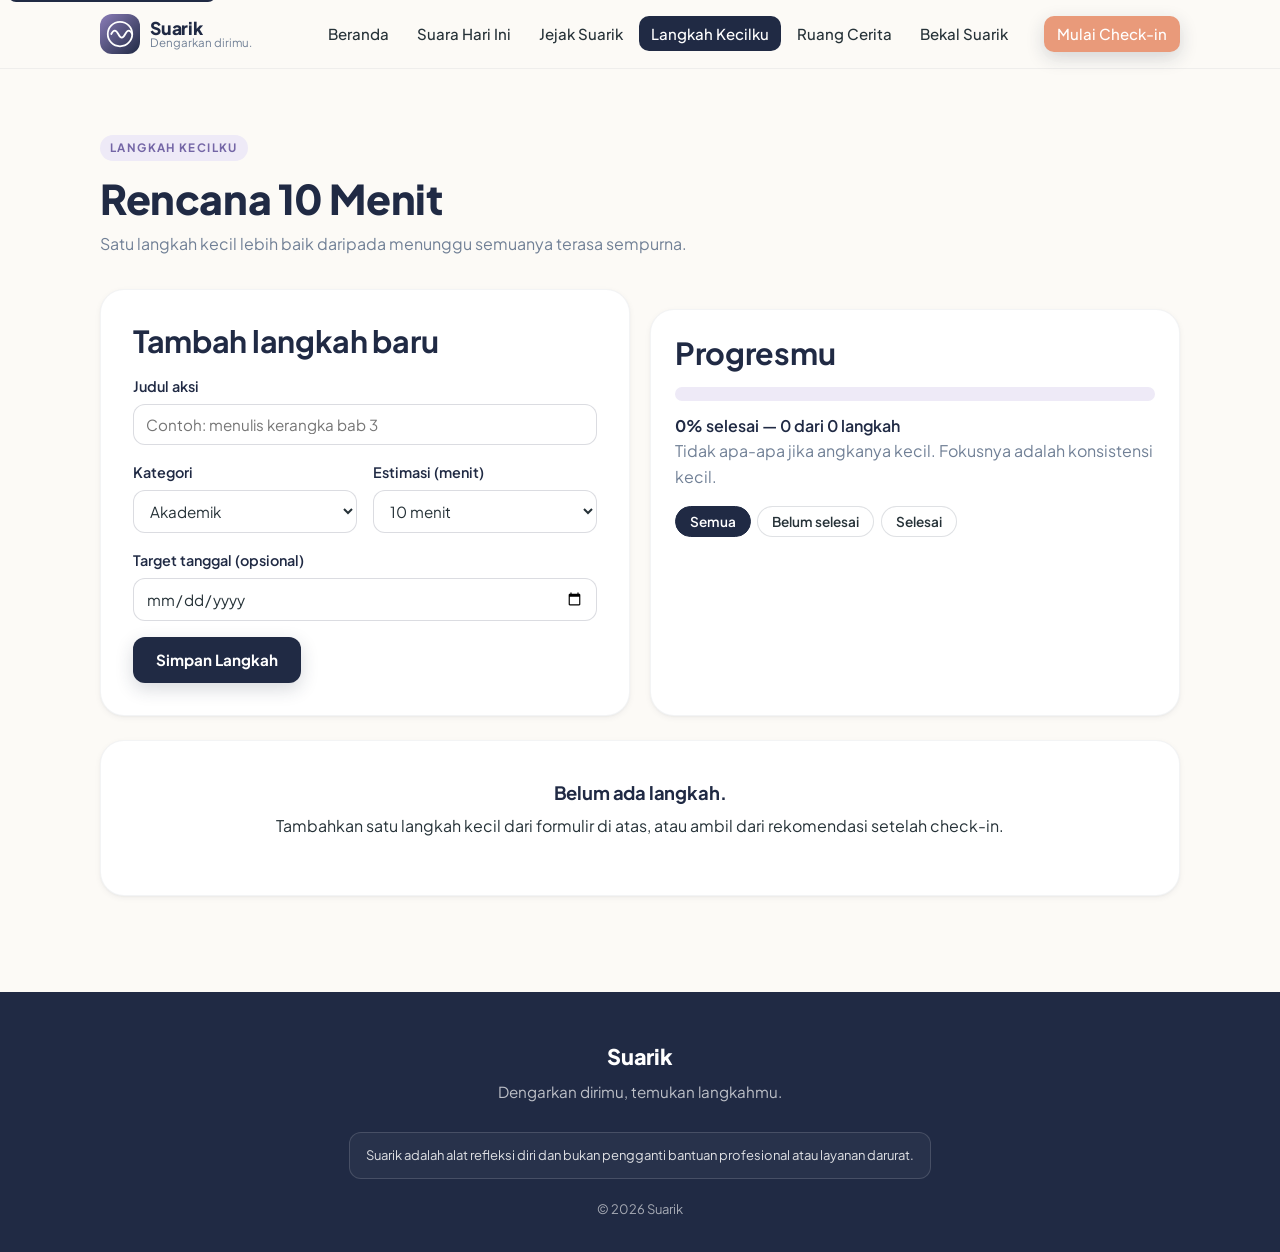
<file: planner.html>
<!DOCTYPE html>
<html lang="id">
<head>
<meta charset="UTF-8">
<meta name="viewport" content="width=device-width, initial-scale=1.0">
<meta name="description" content="Suarik — platform refleksi dan perencanaan aksi mikro untuk mahasiswa tingkat akhir.">
<title>Langkah Kecilku — Suarik</title>
<link rel="preconnect" href="https://fonts.googleapis.com">
<link rel="preconnect" href="https://fonts.gstatic.com" crossorigin>
<link href="https://fonts.googleapis.com/css2?family=Plus+Jakarta+Sans:wght@400;500;600;700;800&display=swap" rel="stylesheet">
<link rel="stylesheet" href="css/style.css">

</head>
<body data-page="planner">
<a href="#main-content" class="skip-link">Lewati ke konten utama</a>
<header class="site-header" role="banner">
    <div class="container header-inner">
        <a href="index.html" class="brand" aria-label="Suarik — beranda">
            <span class="brand-mark" aria-hidden="true">
                <svg viewBox="0 0 32 32" width="28" height="28" focusable="false">
                    <circle cx="16" cy="16" r="14" fill="none" stroke="currentColor" stroke-width="2"/>
                    <path d="M6 16 Q10 8 14 16 T22 16 T30 16" fill="none" stroke="currentColor" stroke-width="2" stroke-linecap="round"/>
                </svg>
            </span>
            <span class="brand-text"><span class="brand-name">Suarik</span><span class="brand-sub">Dengarkan dirimu.</span></span>
        </a>
        <button class="nav-toggle" type="button" aria-expanded="false" aria-controls="primary-nav" aria-label="Buka menu navigasi">
            <span class="nav-toggle-bar"></span><span class="nav-toggle-bar"></span><span class="nav-toggle-bar"></span>
        </button>
        <nav id="primary-nav" class="primary-nav" aria-label="Navigasi utama">
            <ul>
                <li><a href="index.html" data-nav="beranda">Beranda</a></li>
                <li><a href="checkin.html" data-nav="checkin">Suara Hari Ini</a></li>
                <li><a href="dashboard.html" data-nav="dashboard">Jejak Suarik</a></li>
                <li><a href="planner.html" data-nav="planner">Langkah Kecilku</a></li>
                <li><a href="journal.html" data-nav="journal">Ruang Cerita</a></li>
                <li><a href="resources.html" data-nav="resources">Bekal Suarik</a></li>
            </ul>
            <a href="checkin.html" class="btn btn-primary nav-cta">Mulai Check-in</a>
        </nav>
    </div>
</header>
<div id="toast-container" class="toast-container" aria-live="polite" aria-atomic="true"></div>
<main id="main-content" role="main">
<section class="section">
    <div class="container">
        <header class="page-head">
            <span class="eyebrow">Langkah Kecilku</span>
            <h1>Rencana 10 Menit</h1>
            <p>Satu langkah kecil lebih baik daripada menunggu semuanya terasa sempurna.</p>
        </header>

        <div class="grid grid-2 planner-grid">
            <section class="card form-card">
                <h2>Tambah langkah baru</h2>
                <form id="task-form" class="stack" novalidate>
                    <div class="field"><label for="title">Judul aksi</label><input type="text" id="title" name="title" required maxlength="120" placeholder="Contoh: menulis kerangka bab 3"></div>
                    <div class="field-row">
                        <div class="field"><label for="category">Kategori</label><select id="category" name="category" required></select></div>
                        <div class="field"><label for="duration">Estimasi (menit)</label><select id="duration" name="duration" required></select></div>
                    </div>
                    <div class="field"><label for="due_date">Target tanggal (opsional)</label><input type="date" id="due_date" name="due_date"></div>
                    <button type="submit" class="btn btn-primary">Simpan Langkah</button>
                </form>
            </section>

            <section class="card progress-card">
                <h2>Progresmu</h2>
                <div class="progress-outer" role="progressbar" aria-valuenow="0" aria-valuemin="0" aria-valuemax="100" aria-label="Progres langkah selesai" id="progress-outer">
                    <div class="progress-inner" style="width: 0%" id="progress-inner"></div>
                </div>
                <p class="progress-text" id="progress-text"><strong>0%</strong> selesai — 0 dari 0 langkah</p>
                <p class="muted">Tidak apa-apa jika angkanya kecil. Fokusnya adalah konsistensi kecil.</p>
                <div class="filter-chips" role="tablist" aria-label="Filter langkah">
                    <button type="button" class="chip chip-filter is-active" data-filter="all" role="tab" aria-selected="true">Semua</button>
                    <button type="button" class="chip chip-filter" data-filter="pending" role="tab" aria-selected="false">Belum selesai</button>
                    <button type="button" class="chip chip-filter" data-filter="done" role="tab" aria-selected="false">Selesai</button>
                </div>
            </section>
        </div>

        <section class="tasks-section" id="tasks-section">
            <h2 class="visually-hidden">Daftar langkah</h2>
            <ul class="task-list" id="task-list"></ul>
            <div class="card empty-state" id="empty-state" hidden><h3>Belum ada langkah.</h3><p>Tambahkan satu langkah kecil dari formulir di atas, atau ambil dari rekomendasi setelah check-in.</p></div>
        </section>
    </div>
</section>

<div class="modal" id="edit-modal" aria-hidden="true" role="dialog" aria-modal="true" aria-labelledby="edit-title">
    <div class="modal-backdrop" data-close></div>
    <div class="modal-panel">
        <header class="modal-head"><h2 id="edit-title">Edit langkah</h2><button type="button" class="modal-close" data-close aria-label="Tutup">×</button></header>
        <form id="edit-form" class="stack" novalidate>
            <input type="hidden" name="id" id="edit-id">
            <div class="field"><label for="edit-title-input">Judul</label><input type="text" id="edit-title-input" name="title" required maxlength="120"></div>
            <div class="field-row">
                <div class="field"><label for="edit-category">Kategori</label><select id="edit-category" name="category" required></select></div>
                <div class="field"><label for="edit-duration">Estimasi</label><select id="edit-duration" name="duration" required></select></div>
            </div>
            <div class="field"><label for="edit-due">Target tanggal</label><input type="date" id="edit-due" name="due_date"></div>
            <div class="modal-actions"><button type="button" class="btn btn-ghost" data-close>Batal</button><button type="submit" class="btn btn-primary">Simpan perubahan</button></div>
        </form>
    </div>
</div>

<div class="modal" id="delete-modal" aria-hidden="true" role="dialog" aria-modal="true" aria-labelledby="delete-title">
    <div class="modal-backdrop" data-close></div>
    <div class="modal-panel modal-panel-sm">
        <header class="modal-head"><h2 id="delete-title">Hapus langkah?</h2><button type="button" class="modal-close" data-close aria-label="Tutup">×</button></header>
        <p id="delete-desc">Tindakan ini tidak dapat dibatalkan.</p>
        <form id="delete-form"><input type="hidden" id="delete-id"><div class="modal-actions"><button type="button" class="btn btn-ghost" data-close>Batal</button><button type="submit" class="btn btn-danger">Hapus</button></div></form>
    </div>
</div>
</main>
<footer class="site-footer" role="contentinfo">
    <div class="container footer-inner">
        <div class="footer-brand">
            <span class="brand-name">Suarik</span>
            <p class="footer-tagline">Dengarkan dirimu, temukan langkahmu.</p>
        </div>
 
        <p class="footer-disclaimer">Suarik adalah alat refleksi diri dan bukan pengganti bantuan profesional atau layanan darurat.</p>
        <p class="footer-copy">© <span data-year></span> Suarik</p>
    </div>
</footer>
<script src="js/data.js"></script>
<script src="js/main.js"></script>
<script src="js/planner.js"></script>
</body>
</html>
</file>
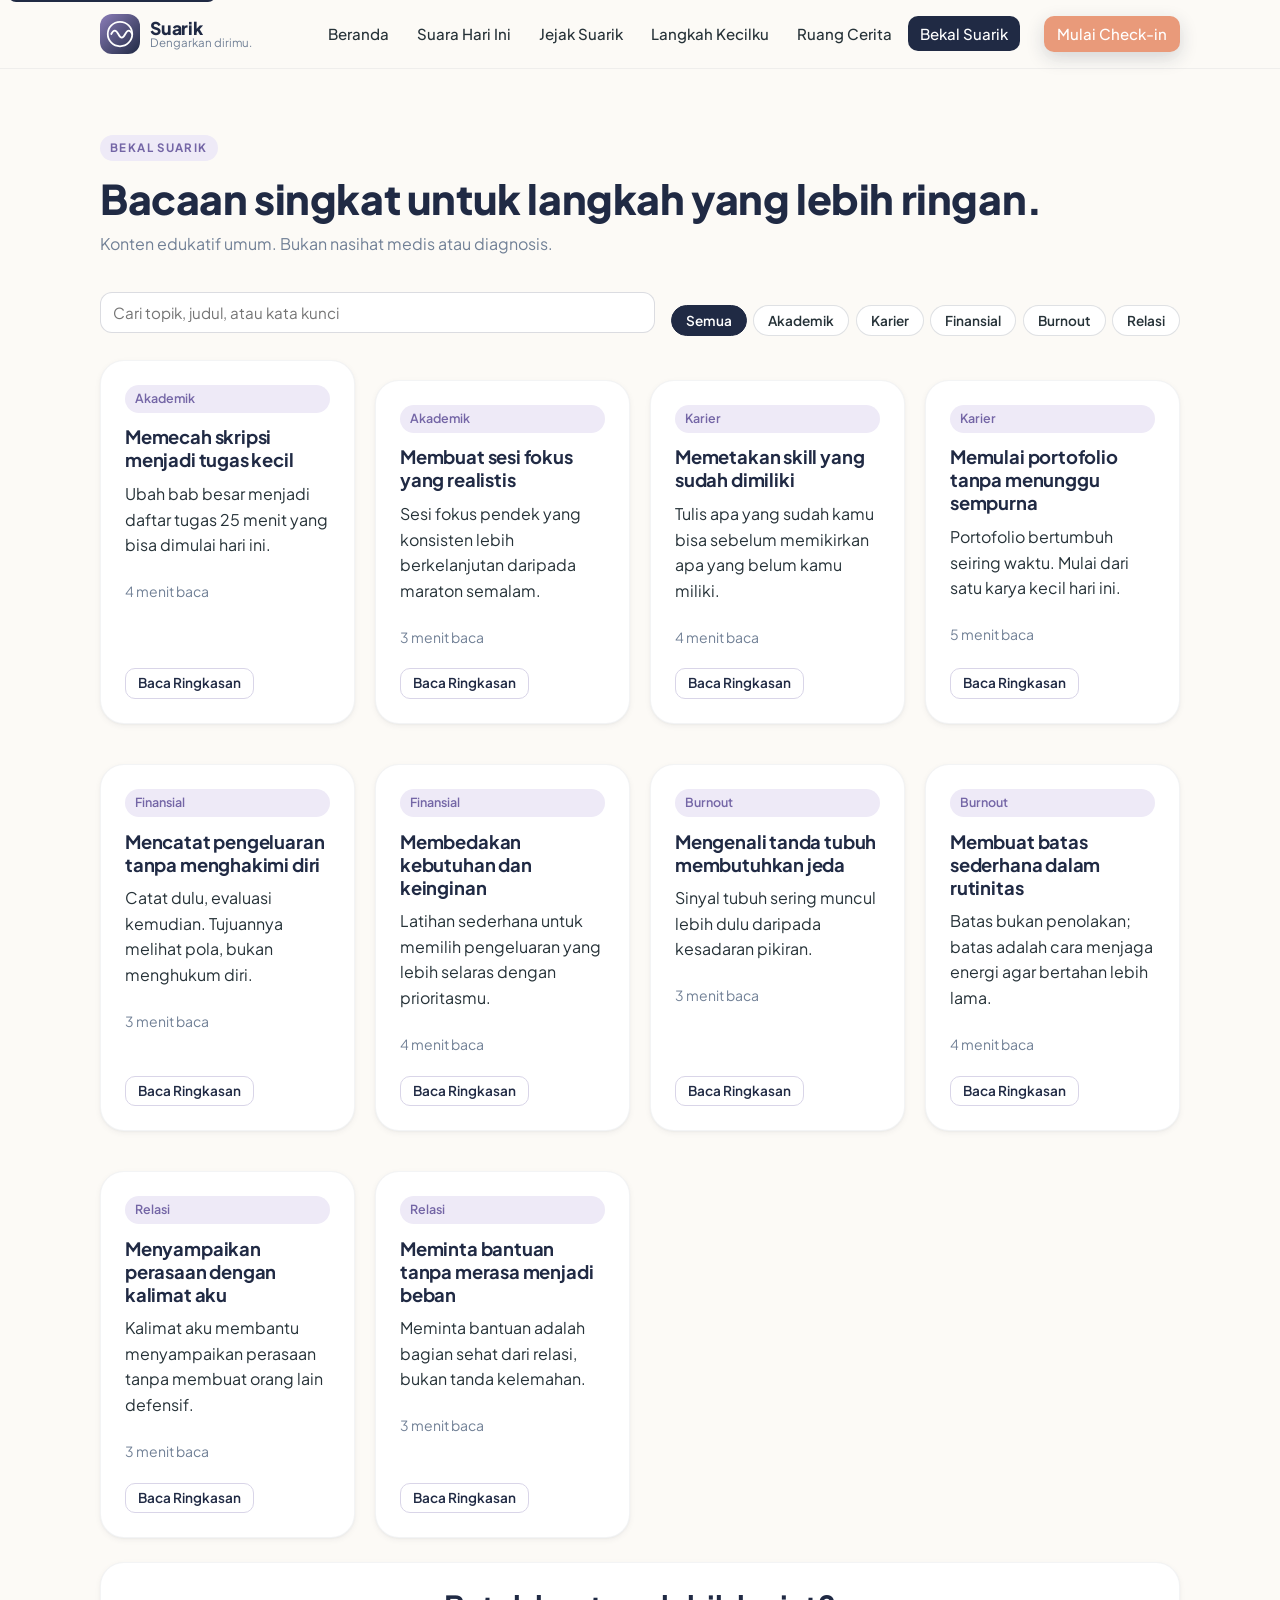
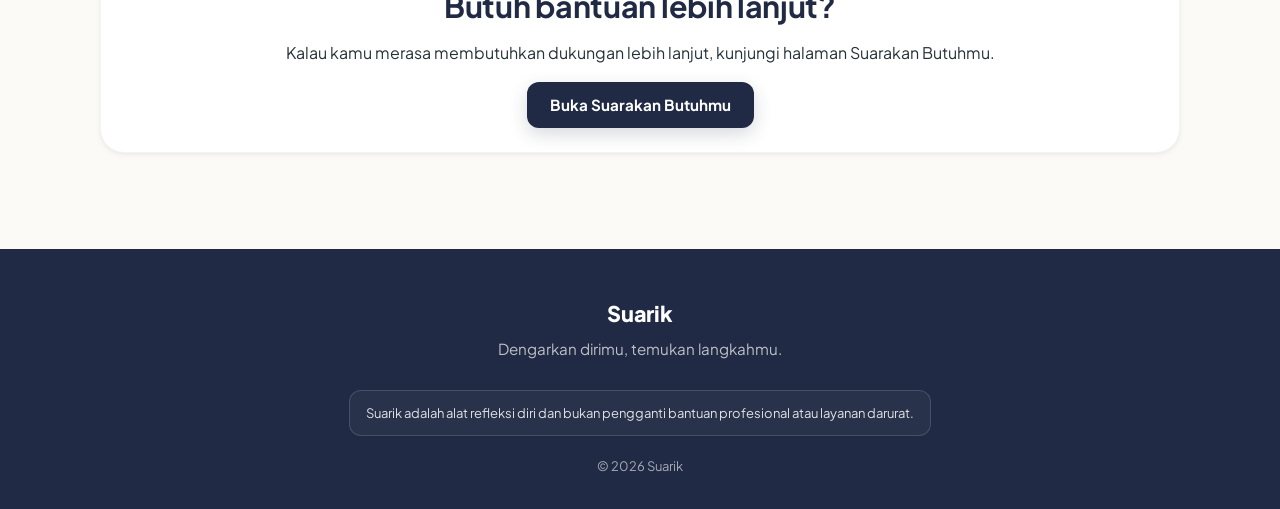
<file: resources.html>
<!DOCTYPE html>
<html lang="id">
<head>
<meta charset="UTF-8">
<meta name="viewport" content="width=device-width, initial-scale=1.0">
<meta name="description" content="Suarik — platform refleksi dan perencanaan aksi mikro untuk mahasiswa tingkat akhir.">
<title>Bekal Suarik — Suarik</title>
<link rel="preconnect" href="https://fonts.googleapis.com">
<link rel="preconnect" href="https://fonts.gstatic.com" crossorigin>
<link href="https://fonts.googleapis.com/css2?family=Plus+Jakarta+Sans:wght@400;500;600;700;800&display=swap" rel="stylesheet">
<link rel="stylesheet" href="css/style.css">

</head>
<body data-page="resources">
<a href="#main-content" class="skip-link">Lewati ke konten utama</a>
<header class="site-header" role="banner">
    <div class="container header-inner">
        <a href="index.html" class="brand" aria-label="Suarik — beranda">
            <span class="brand-mark" aria-hidden="true">
                <svg viewBox="0 0 32 32" width="28" height="28" focusable="false">
                    <circle cx="16" cy="16" r="14" fill="none" stroke="currentColor" stroke-width="2"/>
                    <path d="M6 16 Q10 8 14 16 T22 16 T30 16" fill="none" stroke="currentColor" stroke-width="2" stroke-linecap="round"/>
                </svg>
            </span>
            <span class="brand-text"><span class="brand-name">Suarik</span><span class="brand-sub">Dengarkan dirimu.</span></span>
        </a>
        <button class="nav-toggle" type="button" aria-expanded="false" aria-controls="primary-nav" aria-label="Buka menu navigasi">
            <span class="nav-toggle-bar"></span><span class="nav-toggle-bar"></span><span class="nav-toggle-bar"></span>
        </button>
        <nav id="primary-nav" class="primary-nav" aria-label="Navigasi utama">
            <ul>
                <li><a href="index.html" data-nav="beranda">Beranda</a></li>
                <li><a href="checkin.html" data-nav="checkin">Suara Hari Ini</a></li>
                <li><a href="dashboard.html" data-nav="dashboard">Jejak Suarik</a></li>
                <li><a href="planner.html" data-nav="planner">Langkah Kecilku</a></li>
                <li><a href="journal.html" data-nav="journal">Ruang Cerita</a></li>
                <li><a href="resources.html" data-nav="resources">Bekal Suarik</a></li>
            </ul>
            <a href="checkin.html" class="btn btn-primary nav-cta">Mulai Check-in</a>
        </nav>
    </div>
</header>
<div id="toast-container" class="toast-container" aria-live="polite" aria-atomic="true"></div>
<main id="main-content" role="main">
<section class="section">
    <div class="container">
        <header class="page-head">
            <span class="eyebrow">Bekal Suarik</span>
            <h1>Bacaan singkat untuk langkah yang lebih ringan.</h1>
            <p>Konten edukatif umum. Bukan nasihat medis atau diagnosis.</p>
        </header>

        <div class="resources-toolbar">
            <label class="search-field"><span class="visually-hidden">Cari bekal</span><input type="search" id="resource-search" placeholder="Cari topik, judul, atau kata kunci"></label>
            <div class="filter-chips" role="tablist" aria-label="Filter kategori" id="cat-chips"></div>
        </div>

        <div class="grid grid-3 resource-grid" id="resource-grid"></div>
        <p id="resource-empty" class="muted center" hidden>Tidak ada bekal yang cocok. Coba kata kunci lain.</p>

        <section class="card cta-help">
            <h2>Butuh bantuan lebih lanjut?</h2>
            <p>Kalau kamu merasa membutuhkan dukungan lebih lanjut, kunjungi halaman Suarakan Butuhmu.</p>
            <a href="help.html" class="btn btn-primary">Buka Suarakan Butuhmu</a>
        </section>
    </div>
</section>
</main>
<footer class="site-footer" role="contentinfo">
    <div class="container footer-inner">
        <div class="footer-brand">
            <span class="brand-name">Suarik</span>
            <p class="footer-tagline">Dengarkan dirimu, temukan langkahmu.</p>
        </div>
 
        <p class="footer-disclaimer">Suarik adalah alat refleksi diri dan bukan pengganti bantuan profesional atau layanan darurat.</p>
        <p class="footer-copy">© <span data-year></span> Suarik</p>
    </div>
</footer>
<script src="js/data.js"></script>
<script src="js/main.js"></script>
<script src="js/resources.js"></script>
</body>
</html>
</file>
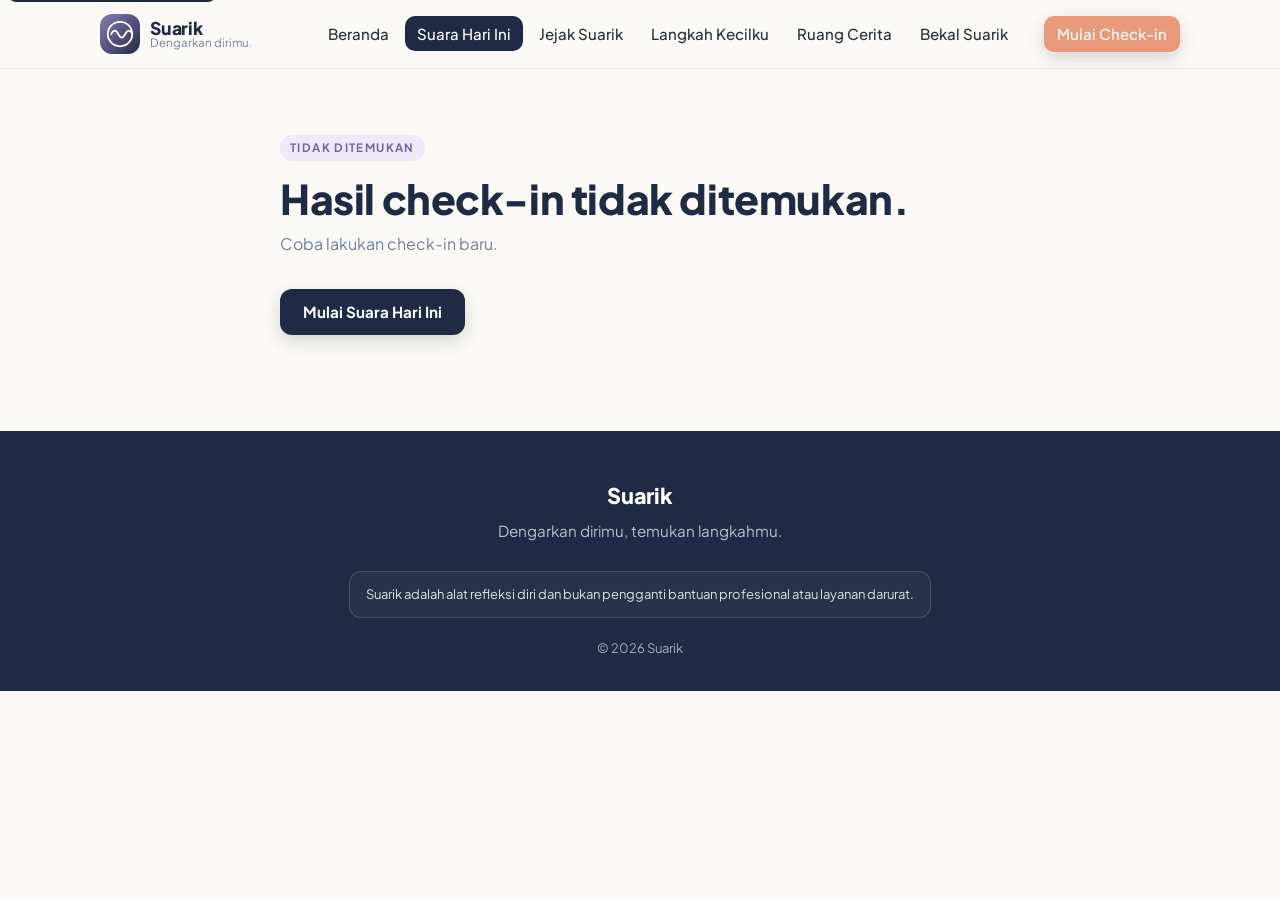
<file: result.html>
<!DOCTYPE html>
<html lang="id">
<head>
<meta charset="UTF-8">
<meta name="viewport" content="width=device-width, initial-scale=1.0">
<meta name="description" content="Suarik — platform refleksi dan perencanaan aksi mikro untuk mahasiswa tingkat akhir.">
<title>Yang Sedang Berbicara — Suarik</title>
<link rel="preconnect" href="https://fonts.googleapis.com">
<link rel="preconnect" href="https://fonts.gstatic.com" crossorigin>
<link href="https://fonts.googleapis.com/css2?family=Plus+Jakarta+Sans:wght@400;500;600;700;800&display=swap" rel="stylesheet">
<link rel="stylesheet" href="css/style.css">

</head>
<body data-page="checkin">
<a href="#main-content" class="skip-link">Lewati ke konten utama</a>
<header class="site-header" role="banner">
    <div class="container header-inner">
        <a href="index.html" class="brand" aria-label="Suarik — beranda">
            <span class="brand-mark" aria-hidden="true">
                <svg viewBox="0 0 32 32" width="28" height="28" focusable="false">
                    <circle cx="16" cy="16" r="14" fill="none" stroke="currentColor" stroke-width="2"/>
                    <path d="M6 16 Q10 8 14 16 T22 16 T30 16" fill="none" stroke="currentColor" stroke-width="2" stroke-linecap="round"/>
                </svg>
            </span>
            <span class="brand-text"><span class="brand-name">Suarik</span><span class="brand-sub">Dengarkan dirimu.</span></span>
        </a>
        <button class="nav-toggle" type="button" aria-expanded="false" aria-controls="primary-nav" aria-label="Buka menu navigasi">
            <span class="nav-toggle-bar"></span><span class="nav-toggle-bar"></span><span class="nav-toggle-bar"></span>
        </button>
        <nav id="primary-nav" class="primary-nav" aria-label="Navigasi utama">
            <ul>
                <li><a href="index.html" data-nav="beranda">Beranda</a></li>
                <li><a href="checkin.html" data-nav="checkin">Suara Hari Ini</a></li>
                <li><a href="dashboard.html" data-nav="dashboard">Jejak Suarik</a></li>
                <li><a href="planner.html" data-nav="planner">Langkah Kecilku</a></li>
                <li><a href="journal.html" data-nav="journal">Ruang Cerita</a></li>
                <li><a href="resources.html" data-nav="resources">Bekal Suarik</a></li>
            </ul>
            <a href="checkin.html" class="btn btn-primary nav-cta">Mulai Check-in</a>
        </nav>
    </div>
</header>
<div id="toast-container" class="toast-container" aria-live="polite" aria-atomic="true"></div>
<main id="main-content" role="main">
<section class="section">
    <div class="container container-narrow" id="result-root">
        <p class="muted">Memuat hasil…</p>
    </div>
</section>
</main>
<footer class="site-footer" role="contentinfo">
    <div class="container footer-inner">
        <div class="footer-brand">
            <span class="brand-name">Suarik</span>
            <p class="footer-tagline">Dengarkan dirimu, temukan langkahmu.</p>
        </div>
 
        <p class="footer-disclaimer">Suarik adalah alat refleksi diri dan bukan pengganti bantuan profesional atau layanan darurat.</p>
        <p class="footer-copy">© <span data-year></span> Suarik</p>
    </div>
</footer>
<script src="js/data.js"></script>
<script src="js/main.js"></script>
<script src="js/result.js"></script>
</body>
</html>
</file>
<file: css/style.css>
/* ==========================================================================
   Suarik — Stylesheet utama
   Palet, layout, komponen, dan utilitas aksesibilitas.
   ========================================================================== */
[hidden] { display: none !important; }
:root {
    --navy: #202A44;
    --purple: #8B7DB8;
    --purple-strong: #7466A6;
    --lavender: #EEEAF7;
    --coral: #E99A7A;
    --cream: #FCFAF6;
    --dark: #263238;
    --muted: #718096;
    --white: #FFFFFF;
    --danger: #C65D4B;
    --success: #6F9B7C;

    --radius-sm: 10px;
    --radius: 16px;
    --radius-lg: 24px;

    --shadow-sm: 0 1px 2px rgba(32, 42, 68, 0.04), 0 2px 6px rgba(32, 42, 68, 0.05);
    --shadow: 0 4px 12px rgba(32, 42, 68, 0.06), 0 12px 32px rgba(32, 42, 68, 0.06);
    --shadow-lg: 0 16px 40px rgba(32, 42, 68, 0.12);

    --font-body: 'Plus Jakarta Sans', -apple-system, BlinkMacSystemFont, "Segoe UI", Roboto, "Helvetica Neue", Arial, sans-serif;

    --container: 1120px;
    --container-narrow: 760px;

    --transition: 180ms ease;
}

*, *::before, *::after { box-sizing: border-box; }

html { scroll-behavior: smooth; }

body {
    margin: 0;
    font-family: var(--font-body);
    font-size: 16px;
    line-height: 1.6;
    color: var(--dark);
    background: var(--cream);
    -webkit-font-smoothing: antialiased;
}

h1, h2, h3, h4 {
    font-family: var(--font-body);
    color: var(--navy);
    margin: 0 0 0.5em;
    line-height: 1.25;
    letter-spacing: -0.01em;
}
h1 { font-size: clamp(1.8rem, 3.2vw, 2.6rem); font-weight: 800; }
h2 { font-size: clamp(1.4rem, 2.4vw, 1.9rem); font-weight: 700; }
h3 { font-size: 1.15rem; font-weight: 700; }
p { margin: 0 0 1em; }

a { color: var(--purple-strong); text-decoration: none; }
a:hover, a:focus-visible { text-decoration: underline; }

img, svg { max-width: 100%; display: block; }

/* Fokus yang jelas untuk semua elemen interaktif */
:focus-visible {
    outline: 3px solid var(--purple);
    outline-offset: 3px;
    border-radius: 6px;
}

.visually-hidden {
    position: absolute !important;
    width: 1px; height: 1px;
    padding: 0; margin: -1px;
    overflow: hidden; clip: rect(0,0,0,0); white-space: nowrap; border: 0;
}

.skip-link {
    position: absolute;
    top: -40px; left: 8px;
    background: var(--navy); color: var(--white);
    padding: 8px 14px; border-radius: 8px; z-index: 999;
    transition: top var(--transition);
}
.skip-link:focus { top: 8px; text-decoration: none; }

/* ---------------- Layout dasar ---------------- */

.container { width: 100%; max-width: var(--container); margin: 0 auto; padding: 0 20px; }
.container-narrow { max-width: var(--container-narrow); }

.section { padding: 4rem 0; }
.section-alt { background: var(--lavender); }
.section-head { text-align: center; max-width: 640px; margin: 0 auto 2.5rem; }
.section-head h2 { margin-bottom: 0.4rem; }
.section-head p { color: var(--muted); }

.page-head { margin-bottom: 2rem; }
.page-head h1 { margin-bottom: 0.4rem; }
.page-head p { color: var(--muted); max-width: 60ch; }

.eyebrow {
    display: inline-block;
    text-transform: uppercase;
    letter-spacing: 0.12em;
    font-size: 0.72rem;
    font-weight: 700;
    color: var(--purple-strong);
    background: var(--lavender);
    padding: 4px 10px;
    border-radius: 999px;
    margin-bottom: 0.75rem;
}

.center { text-align: center; }
.muted { color: var(--muted); }
.small { font-size: 0.875rem; }

.grid { display: grid; gap: 1.25rem; }
.grid-2 { grid-template-columns: repeat(auto-fit, minmax(260px, 1fr)); }
.grid-3 { grid-template-columns: repeat(auto-fit, minmax(240px, 1fr)); }
.grid-4 { grid-template-columns: repeat(auto-fit, minmax(220px, 1fr)); }

.stack > * + * { margin-top: 1rem; }
.stack-lg > * + * { margin-top: 1.25rem; }

/* ---------------- Header ---------------- */

.site-header {
    position: sticky; top: 0; z-index: 40;
    background: rgba(252, 250, 246, 0.92);
    backdrop-filter: saturate(1.4) blur(10px);
    border-bottom: 1px solid rgba(32, 42, 68, 0.06);
}
.header-inner {
    display: flex; align-items: center; justify-content: space-between;
    padding: 14px 20px; gap: 1rem;
}

.brand { display: flex; align-items: center; gap: 10px; color: var(--navy); }
.brand:hover, .brand:focus-visible { text-decoration: none; }
.brand-mark {
    display: inline-flex; align-items: center; justify-content: center;
    width: 40px; height: 40px; border-radius: 12px;
    background: linear-gradient(135deg, var(--purple), var(--navy));
    color: var(--white);
}
.brand-text { display: flex; flex-direction: column; line-height: 1.05; }
.brand-name { font-weight: 800; font-size: 1.1rem; letter-spacing: -0.01em; }
.brand-sub { font-size: 0.72rem; color: var(--muted); }

.primary-nav { display: flex; align-items: center; gap: 1.25rem; }
.primary-nav ul {
    display: flex; gap: 4px; list-style: none; padding: 0; margin: 0;
}
.primary-nav a {
    color: var(--dark); font-weight: 500; font-size: 0.94rem;
    padding: 8px 12px; border-radius: 10px;
}
.primary-nav a:hover, .primary-nav a:focus-visible {
    background: var(--lavender); text-decoration: none; color: var(--navy);
}
.primary-nav a.active { background: var(--navy); color: var(--white); }
.nav-cta { margin-left: 4px; }
.primary-nav a.nav-cta {
    color: var(--white);
    background: var(--coral);
}
.primary-nav a.nav-cta:hover,
.primary-nav a.nav-cta:focus-visible {
    color: var(--white);
    background: var(--purple-strong);
}

.nav-toggle {
    display: none;
    background: none; border: 0; padding: 8px;
    cursor: pointer; border-radius: 10px;
}
.nav-toggle-bar {
    display: block; width: 18px; height: 2px; background: var(--navy);
    margin: 3px 0; transition: transform var(--transition), opacity var(--transition);
}

@media (max-width: 960px) {
    .nav-toggle { display: inline-flex; flex-direction: column; }
    .primary-nav {
        display: none; position: absolute; top: 100%; left: 0; right: 0;
        background: var(--white); flex-direction: column; align-items: stretch;
        padding: 12px 20px; border-bottom: 1px solid rgba(32,42,68,0.06);
        box-shadow: var(--shadow);
    }
    .primary-nav.open { display: flex; }
    .primary-nav ul { flex-direction: column; align-items: stretch; }
    .primary-nav a { padding: 12px 14px; }
    .nav-cta { width: 100%; text-align: center; margin-top: 6px; }
    .nav-toggle[aria-expanded="true"] .nav-toggle-bar:nth-child(1) { transform: translateY(7px) rotate(45deg); }
    .nav-toggle[aria-expanded="true"] .nav-toggle-bar:nth-child(2) { opacity: 0; }
    .nav-toggle[aria-expanded="true"] .nav-toggle-bar:nth-child(3) { transform: translateY(-7px) rotate(-45deg); }
}

/* ---------------- Buttons ---------------- */

.btn {
    display: inline-flex; align-items: center; justify-content: center;
    gap: 0.5rem;
    font-family: inherit; font-size: 0.95rem; font-weight: 600;
    padding: 10px 18px; border-radius: 12px;
    border: 1px solid transparent; cursor: pointer;
    transition: transform var(--transition), background var(--transition),
                color var(--transition), border-color var(--transition), box-shadow var(--transition);
    text-decoration: none; line-height: 1.2;
}
.btn:hover { transform: translateY(-1px); }
.btn:active { transform: translateY(0); }
.btn:disabled, .btn[aria-disabled="true"] { opacity: 0.55; cursor: not-allowed; transform: none; }

.btn-primary {
    background: var(--navy); color: var(--white);
    padding: 13px 22px; font-weight: 700; border-radius: 12px;
    box-shadow: 0 6px 18px rgba(32,42,68,0.18);
}
.btn-primary:hover, .btn-primary:focus-visible {
    background: var(--purple-strong); color: var(--white); text-decoration: none;
    transform: translateY(-2px); box-shadow: 0 10px 24px rgba(116,102,166,0.28);
}

.btn-ghost { background: var(--white); color: var(--navy); border-color: #D9D5E8; }
.btn-ghost:hover, .btn-ghost:focus-visible { background: var(--lavender); text-decoration: none; }

.btn-danger { background: var(--white); color: var(--danger); border-color: rgba(198,93,75,0.35); }
.btn-danger:hover, .btn-danger:focus-visible { background: #fbecea; color: var(--danger); text-decoration: none; }

.btn-lg { padding: 14px 22px; font-size: 1rem; border-radius: 14px; }
.btn-xl { padding: 16px 28px; font-size: 1.05rem; border-radius: 14px; }
.btn-sm { padding: 6px 12px; font-size: 0.85rem; border-radius: 10px; }

.text-link {
    display: inline-flex; align-items: center; gap: 6px;
    color: var(--navy); font-weight: 700; font-size: 0.95rem;
    padding: 8px 4px; border-bottom: 2px solid transparent;
    transition: border-color var(--transition), color var(--transition);
}
.text-link:hover, .text-link:focus-visible {
    text-decoration: none; color: var(--purple-strong); border-bottom-color: var(--purple-strong);
}

.btn-spinner {
    display: none; width: 14px; height: 14px; border-radius: 50%;
    border: 2px solid rgba(255,255,255,0.4); border-top-color: var(--white);
    animation: spin 0.8s linear infinite;
}
.btn.is-loading .btn-spinner { display: inline-block; }
.btn.is-loading .btn-label { opacity: 0.6; }
@keyframes spin { to { transform: rotate(360deg); } }

/* ---------------- Cards ---------------- */

.card {
    background: var(--white);
    border-radius: var(--radius-lg);
    padding: 1.5rem;
    box-shadow: var(--shadow-sm);
    border: 1px solid rgba(32,42,68,0.05);
}
.card + .card { margin-top: 1.25rem; }
.card-head { margin-bottom: 1rem; }
.card-eyebrow {
    display: inline-block; text-transform: uppercase; letter-spacing: 0.1em;
    font-size: 0.7rem; color: var(--muted); font-weight: 700; margin-bottom: 0.5rem;
}

.pill {
    display: inline-flex; align-items: center;
    background: var(--lavender); color: var(--purple-strong);
    padding: 4px 10px; border-radius: 999px; font-size: 0.78rem; font-weight: 600;
}
.pill-outline { background: transparent; border: 1px solid rgba(32,42,68,0.12); color: var(--muted); }

/* ---------------- Hero ---------------- */

.hero { padding: 4rem 0 3rem; background: linear-gradient(180deg, var(--cream) 0%, var(--lavender) 100%); }
.hero-inner {
    display: grid; grid-template-columns: 1.1fr 1fr; gap: 3rem; align-items: center;
}
.hero-copy .lead { color: var(--muted); font-size: 1.05rem; max-width: 46ch; }
.hero-actions { display: flex; flex-wrap: wrap; gap: 0.75rem; margin: 1.25rem 0 0.75rem; }
.hero-note { color: var(--muted); font-size: 0.85rem; }

.hero-visual { position: relative; min-height: 440px; }
.hero-flow { width: 100%; height: auto; display: block; }

.visual-card {
    position: absolute; background: var(--white);
    border-radius: var(--radius-lg); padding: 1.1rem 1.25rem;
    box-shadow: var(--shadow); border: 1px solid rgba(32,42,68,0.05);
    width: 300px;
}
.visual-card-head { display: flex; justify-content: space-between; align-items: center; margin-bottom: 0.75rem; }
.visual-card-label {
    font-size: 0.7rem; color: var(--purple-strong); font-weight: 700;
    text-transform: uppercase; letter-spacing: 0.1em;
    background: var(--lavender); padding: 3px 8px; border-radius: 999px;
}
.visual-time { font-size: 0.75rem; color: var(--muted); font-weight: 600; }
.visual-row {
    display: flex; justify-content: space-between; align-items: center;
    padding: 8px 0; border-top: 1px solid rgba(32,42,68,0.06);
    font-size: 0.9rem;
}
.visual-row:first-of-type { border-top: 0; }
.visual-key { color: var(--muted); font-weight: 500; }
.visual-val { color: var(--navy); font-weight: 600; display: inline-flex; align-items: center; gap: 6px; }
.visual-val.strong { color: var(--purple-strong); }
.dot { display: inline-block; width: 8px; height: 8px; border-radius: 50%; }
.dot-purple { background: var(--purple-strong); box-shadow: 0 0 0 4px rgba(139,125,184,0.18); }
.pill-solid { background: var(--navy); color: var(--white); padding: 3px 10px; border-radius: 999px; font-size: 0.75rem; }

.card-checkin { top: 20px; left: 0; }

.visual-steps-strip {
    position: absolute; bottom: 0; right: 0;
    display: flex; gap: 6px; background: var(--white);
    padding: 8px; border-radius: 999px; box-shadow: var(--shadow);
    border: 1px solid rgba(32,42,68,0.05);
}
.step-pill {
    display: inline-flex; align-items: center; gap: 6px;
    padding: 6px 12px; border-radius: 999px;
    background: var(--cream); color: var(--muted);
    font-size: 0.78rem; font-weight: 600;
}
.step-pill.active { background: var(--navy); color: var(--white); }
.step-num { font-weight: 800; font-size: 0.7rem; opacity: 0.7; }
.step-pill.active .step-num { opacity: 1; color: var(--coral); }

@media (max-width: 900px) {
    .hero-inner { grid-template-columns: 1fr; }
    .hero-visual { min-height: 380px; }
    .visual-card { width: min(300px, 80%); }
    .visual-steps-strip { position: static; margin-top: 1rem; justify-content: center; }
}
@media (max-width: 480px) {
    .visual-steps-strip { flex-wrap: wrap; border-radius: 16px; }
}

/* ---------------- Mini/feature cards ---------------- */

.mini-card, .feature-card {
    background: var(--white); border-radius: var(--radius);
    padding: 1.5rem 1.25rem; border: 1px solid rgba(32,42,68,0.05);
    box-shadow: var(--shadow-sm);
    transition: transform var(--transition), box-shadow var(--transition), border-color var(--transition);
    position: relative;
}
.mini-card:hover, .feature-card:hover {
    transform: translateY(-3px); box-shadow: var(--shadow);
    border-color: rgba(139,125,184,0.35);
}
.mini-index {
    display: inline-block; font-family: var(--font-body);
    font-weight: 800; font-size: 0.85rem;
    color: var(--purple-strong); letter-spacing: 0.08em;
    margin-bottom: 0.6rem;
}
.mini-glyph {
    width: 32px; height: 32px; color: var(--navy);
    margin-bottom: 0.75rem; display: block;
}
.issue-grid .mini-card { border-top: 3px solid transparent; }
.issue-grid .mini-card:nth-child(1) { border-top-color: var(--purple); }
.issue-grid .mini-card:nth-child(2) { border-top-color: var(--coral); }
.issue-grid .mini-card:nth-child(3) { border-top-color: var(--success); }
.issue-grid .mini-card:nth-child(4) { border-top-color: var(--navy); }
.feature-link { display: inline-block; margin-top: 0.5rem; font-weight: 700; color: var(--purple-strong); }

/* ---------------- Steps ---------------- */

.steps { list-style: none; padding: 0; margin: 0; display: grid; gap: 1.25rem; grid-template-columns: repeat(auto-fit, minmax(240px, 1fr)); }
.step { background: var(--white); border-radius: var(--radius); padding: 1.5rem; border: 1px solid rgba(32,42,68,0.05); box-shadow: var(--shadow-sm); }
.step-number {
    display: inline-flex; align-items: center; justify-content: center;
    width: 36px; height: 36px; border-radius: 12px;
    background: var(--navy); color: var(--white); font-weight: 700; margin-bottom: 0.75rem;
}

/* ---------------- Quote section ---------------- */

.quote-section { background: linear-gradient(180deg, var(--lavender), var(--cream)); text-align: center; }
.quote-section blockquote { max-width: 600px; margin: 0 auto 1.5rem; }
.quote-section blockquote p { font-size: 1.35rem; color: var(--navy); font-weight: 600; line-height: 1.5; }

/* ---------------- Forms ---------------- */

.form-card { padding: 2rem; }
.field { display: flex; flex-direction: column; gap: 6px; }
.field-row { display: grid; gap: 1rem; grid-template-columns: repeat(auto-fit, minmax(160px, 1fr)); }
.field-label, .field label { font-weight: 600; color: var(--navy); font-size: 0.9rem; }
.field-help { color: var(--muted); font-size: 0.85rem; margin: 0.25rem 0 0; }
.field-error { color: var(--danger); font-size: 0.85rem; margin: 0.4rem 0 0; }

input[type="text"], input[type="date"], input[type="search"], select, textarea {
    width: 100%; padding: 10px 12px;
    border: 1px solid rgba(32,42,68,0.16); border-radius: 12px;
    background: var(--white); color: var(--dark); font-family: inherit; font-size: 0.95rem;
    transition: border-color var(--transition), box-shadow var(--transition);
}
input:focus, select:focus, textarea:focus {
    outline: none; border-color: var(--purple);
    box-shadow: 0 0 0 3px rgba(139,125,184,0.25);
}
textarea { resize: vertical; min-height: 100px; }
.char-counter { color: var(--muted); font-size: 0.8rem; margin-top: 4px; text-align: right; }

/* ---------------- Check-in form ---------------- */

.progress-indicator {
    display: flex; align-items: center; gap: 6px; margin-bottom: 1.5rem;
}
.progress-step {
    display: inline-flex; align-items: center; justify-content: center;
    width: 34px; height: 34px; border-radius: 50%;
    background: var(--lavender); color: var(--purple-strong);
    font-weight: 700; font-size: 0.85rem;
    border: 2px solid transparent;
    transition: background var(--transition), color var(--transition);
}
.progress-step.active { background: var(--navy); color: var(--white); }
.progress-step.done { background: var(--success); color: var(--white); }
.progress-line { flex: 1; height: 2px; background: rgba(32,42,68,0.12); border-radius: 2px; }

.form-step { display: none; border: 0; padding: 0; margin: 0; }
.form-step.active { display: block; }
.form-step legend { padding: 0; margin-bottom: 1rem; }
.step-title { text-transform: uppercase; letter-spacing: 0.12em; color: var(--purple-strong); font-size: 0.7rem; font-weight: 700; }
.form-step h2 { margin-top: 4px; }

.emotion-grid, .area-grid {
    display: grid; gap: 0.75rem;
    grid-template-columns: repeat(auto-fit, minmax(150px, 1fr));
    margin-bottom: 1rem;
}
.emotion-card, .area-card {
    display: flex; flex-direction: column; gap: 0.4rem;
    padding: 1rem; border-radius: var(--radius);
    background: var(--white);
    border: 2px solid rgba(32,42,68,0.1);
    cursor: pointer; transition: all var(--transition); position: relative;
}
.emotion-card:hover, .area-card:hover { border-color: var(--purple); }
.emotion-card input, .area-card input { position: absolute; opacity: 0; pointer-events: none; }
.emotion-card.is-selected, .area-card.is-selected {
    border-color: var(--navy); background: var(--lavender);
    box-shadow: 0 0 0 4px rgba(139,125,184,0.16);
}
.emotion-card.is-selected::before, .area-card.is-selected::before {
    content: "✓"; position: absolute; top: 8px; right: 10px;
    color: var(--navy); font-weight: 700;
}
.emotion-icon {
    display: inline-block; width: 26px; height: 26px; border-radius: 8px;
    background: linear-gradient(135deg, var(--purple), var(--coral));
    opacity: 0.85;
}
.emotion-label { font-weight: 700; color: var(--navy); }
.emotion-desc { color: var(--muted); font-size: 0.85rem; }

.area-card { flex-direction: row; align-items: center; gap: 0.75rem; }
.area-check {
    width: 22px; height: 22px; border-radius: 6px;
    border: 2px solid rgba(32,42,68,0.25); flex-shrink: 0;
    display: inline-flex; align-items: center; justify-content: center;
    color: transparent; background: var(--white);
}
.area-card.is-selected .area-check { background: var(--navy); border-color: var(--navy); color: var(--white); }
.area-card.is-selected::before { display: none; }
.area-title { font-weight: 700; color: var(--navy); display: block; }
.area-desc { color: var(--muted); font-size: 0.82rem; }

.slider-wrap { display: flex; flex-direction: column; gap: 1rem; align-items: center; margin: 1.5rem 0 0.5rem; }
.slider-wrap input[type="range"] {
    -webkit-appearance: none; appearance: none;
    width: 100%; height: 8px; background: var(--lavender); border-radius: 999px;
    outline: none;
}
.slider-wrap input[type="range"]::-webkit-slider-thumb {
    -webkit-appearance: none; appearance: none;
    width: 26px; height: 26px; border-radius: 50%;
    background: var(--navy); border: 3px solid var(--white);
    box-shadow: 0 2px 8px rgba(32,42,68,0.24); cursor: pointer;
}
.slider-wrap input[type="range"]::-moz-range-thumb {
    width: 26px; height: 26px; border-radius: 50%;
    background: var(--navy); border: 3px solid var(--white); cursor: pointer;
}
.slider-value {
    display: inline-flex; align-items: baseline; gap: 0.5rem;
    background: var(--lavender); padding: 6px 16px; border-radius: 999px;
    color: var(--navy); font-weight: 700;
}
.slider-number { font-size: 1.5rem; }
.slider-label { font-size: 0.85rem; color: var(--purple-strong); }

.form-nav { display: flex; justify-content: space-between; gap: 0.75rem; margin-top: 1.5rem; }

/* ---------------- Result / breathing ---------------- */

.summary-card { text-align: left; }
.stress-badge {
    display: inline-flex; align-items: baseline; gap: 6px;
    padding: 10px 18px; border-radius: 16px;
    background: var(--lavender); color: var(--navy);
    margin: 0.5rem 0 1rem;
}
.stress-number { font-size: 2rem; font-weight: 800; }
.stress-of { color: var(--muted); font-weight: 600; }
.stress-text {
    margin-left: 8px; padding: 4px 10px; border-radius: 999px;
    background: var(--white); color: var(--navy); font-size: 0.8rem; font-weight: 700;
    border: 1px solid rgba(32,42,68,0.1);
}
.stress-sangat-berat .stress-text, .stress-berat .stress-text { background: var(--danger); color: var(--white); border-color: transparent; }
.stress-sedang .stress-text { background: var(--coral); color: var(--white); border-color: transparent; }
.stress-ringan .stress-text { background: var(--success); color: var(--white); border-color: transparent; }

.focus-title { font-size: 1.5rem; color: var(--purple-strong); }

.recommendation-list { list-style: none; padding: 0; margin: 0; display: grid; gap: 0.75rem; }
.recommendation-item {
    display: grid; gap: 0.75rem; grid-template-columns: 1fr auto; align-items: center;
    padding: 1rem; background: var(--lavender); border-radius: var(--radius);
}
.rec-body h3 { margin-bottom: 0.4rem; }
.rec-meta { display: flex; gap: 0.4rem; margin: 0.25rem 0 0.5rem; }
.rec-reason { color: var(--muted); font-size: 0.9rem; margin: 0; }
@media (max-width: 600px) {
    .recommendation-item { grid-template-columns: 1fr; }
}

.alert {
    padding: 1rem 1.25rem; border-radius: var(--radius);
    border-left: 4px solid var(--danger);
    background: #fbecea; color: var(--dark); margin-bottom: 1.25rem;
}
.alert-support strong { color: var(--danger); }
.alert p { margin: 0.4rem 0 0; }

.breathing-card { text-align: center; }
.breathing-visual { display: flex; align-items: center; justify-content: center; height: 200px; margin: 1rem 0; }
.breathing-circle {
    width: 120px; height: 120px; border-radius: 50%;
    background: radial-gradient(circle, var(--purple) 0%, var(--navy) 100%);
    opacity: 0.9; transition: transform 4s ease-in-out, background 0.4s;
}
.breathing-circle.inhale { transform: scale(1.6); transition-duration: 4s; }
.breathing-circle.hold { transform: scale(1.6); transition-duration: 4s; }
.breathing-circle.exhale { transform: scale(1); transition-duration: 6s; }
.breathing-phase { color: var(--navy); font-weight: 600; margin-bottom: 0.5rem; }
.breathing-controls { display: flex; justify-content: center; gap: 0.5rem; flex-wrap: wrap; }

.note-card .note-text { white-space: pre-wrap; }

.page-actions { display: flex; gap: 0.75rem; flex-wrap: wrap; margin-top: 1.5rem; }
.page-actions.center { justify-content: center; }

/* ---------------- Dashboard ---------------- */

.summary-grid { margin-bottom: 1.5rem; }
.stat-card {
    background: var(--white); border-radius: var(--radius);
    padding: 1.25rem; box-shadow: var(--shadow-sm); border: 1px solid rgba(32,42,68,0.05);
}
.stat-label { display: block; color: var(--muted); font-size: 0.8rem; text-transform: uppercase; letter-spacing: 0.08em; font-weight: 700; margin-bottom: 0.4rem; }
.stat-value { font-size: 2rem; font-weight: 800; color: var(--navy); }
.stat-of { font-size: 1rem; color: var(--muted); margin-left: 4px; }
.stat-focus { font-size: 1.5rem; }

.chart-grid { margin-bottom: 1.5rem; }
.chart-container { position: relative; height: 260px; }
.chart-fallback {
    list-style: none; padding: 0; margin: 0.5rem 0 0; display: grid; gap: 0.5rem;
}
.chart-fallback li { display: grid; grid-template-columns: 100px 1fr 40px; align-items: center; gap: 0.75rem; font-size: 0.9rem; }
.fallback-bar {
    display: block; background: var(--lavender); height: 10px; border-radius: 999px; overflow: hidden;
}
.fallback-bar > span { display: block; height: 100%; background: var(--navy); width: var(--v, 0%); border-radius: 999px; }
.fallback-value { text-align: right; font-weight: 700; color: var(--navy); }
.chart-fallback-inline li { grid-template-columns: 1fr auto; }

.reflection-card { background: linear-gradient(135deg, var(--white), var(--lavender)); }

.empty-state { text-align: center; padding: 2.5rem 1.5rem; }
.empty-state h2, .empty-state h3 { color: var(--navy); }

/* ---------------- Planner ---------------- */

.planner-grid { margin-bottom: 1.5rem; }
.progress-outer {
    background: var(--lavender); border-radius: 999px; height: 14px; overflow: hidden; margin: 0.75rem 0;
}
.progress-inner {
    background: linear-gradient(90deg, var(--purple), var(--navy));
    height: 100%; border-radius: 999px; transition: width var(--transition);
}
.progress-text { color: var(--navy); font-weight: 600; margin: 0; }

.filter-chips { display: flex; gap: 0.4rem; flex-wrap: wrap; margin-top: 1rem; }
.chip-filter {
    background: var(--white); color: var(--dark);
    border: 1px solid rgba(32,42,68,0.14); padding: 6px 14px;
    border-radius: 999px; font-family: inherit; font-size: 0.85rem; font-weight: 600;
    cursor: pointer; transition: all var(--transition);
}
.chip-filter:hover { border-color: var(--purple); }
.chip-filter.is-active { background: var(--navy); color: var(--white); border-color: var(--navy); }

.task-list { list-style: none; padding: 0; margin: 0; display: grid; gap: 0.75rem; }
.task-card {
    display: grid; grid-template-columns: auto 1fr auto; align-items: center; gap: 1rem;
    padding: 1rem 1.25rem; background: var(--white);
    border-radius: var(--radius); border: 1px solid rgba(32,42,68,0.06);
    box-shadow: var(--shadow-sm);
}
.task-card.is-done { opacity: 0.75; }
.task-card.is-done .task-title { text-decoration: line-through; color: var(--muted); }
.task-toggle { margin: 0; }
.task-check {
    width: 26px; height: 26px; border-radius: 8px;
    border: 2px solid rgba(32,42,68,0.25); background: var(--white);
    display: inline-flex; align-items: center; justify-content: center;
    color: transparent; cursor: pointer; transition: all var(--transition);
}
.task-check:hover { border-color: var(--purple); }
.task-card.is-done .task-check { background: var(--success); border-color: var(--success); color: var(--white); }
.task-body { min-width: 0; }
.task-title { margin: 0 0 0.3rem; word-break: break-word; }
.task-meta { display: flex; flex-wrap: wrap; align-items: center; gap: 0.4rem; margin: 0; }
.task-status { font-size: 0.8rem; color: var(--muted); font-weight: 600; }
.task-actions { display: flex; gap: 0.4rem; flex-wrap: wrap; }

@media (max-width: 640px) {
    .task-card { grid-template-columns: auto 1fr; }
    .task-actions { grid-column: 1 / -1; justify-content: flex-end; }
}

/* ---------------- Journal ---------------- */

.journal-grid { margin-bottom: 1.5rem; }
.insight-card { background: linear-gradient(135deg, var(--white), var(--lavender)); }
.journal-entry .journal-head { display: flex; justify-content: space-between; align-items: flex-start; gap: 1rem; margin-bottom: 0.5rem; }
.journal-content { white-space: pre-wrap; color: var(--dark); }

/* ---------------- Resources ---------------- */

.resources-toolbar { display: flex; justify-content: space-between; align-items: center; gap: 1rem; flex-wrap: wrap; margin-bottom: 1.5rem; }
.search-field { flex: 1; min-width: 240px; }
.resource-grid { align-items: stretch; }
.resource-card { display: flex; flex-direction: column; gap: 0.4rem; }
.resource-card h3 { margin: 0.4rem 0 0.2rem; }
.resource-summary { color: var(--dark); }
.resource-details { margin-top: auto; }
.resource-details summary { list-style: none; display: inline-block; }
.resource-details summary::-webkit-details-marker { display: none; }
.resource-detail-text { margin: 0.75rem 0 0; color: var(--dark); padding: 0.75rem; background: var(--lavender); border-radius: 12px; }
.cta-help { text-align: center; margin-top: 1.5rem; }

/* ---------------- Help ---------------- */

.help-steps { list-style: none; padding: 0; margin: 0 0 1.25rem; display: grid; gap: 1rem; }
.help-step { display: grid; grid-template-columns: auto 1fr; align-items: flex-start; gap: 1rem; }
.help-number {
    display: inline-flex; align-items: center; justify-content: center;
    width: 40px; height: 40px; border-radius: 12px;
    background: var(--navy); color: var(--white); font-weight: 800;
}
.principle-list { padding-left: 1.25rem; }
.principle-list li { margin-bottom: 0.4rem; }

/* ---------------- Toast / modal ---------------- */

.toast-container {
    position: fixed; top: 90px; right: 20px; z-index: 60;
    display: flex; flex-direction: column; gap: 0.5rem; max-width: 360px;
}
.toast {
    display: flex; align-items: flex-start; gap: 0.6rem;
    background: var(--white); border-radius: 14px; padding: 12px 14px;
    box-shadow: var(--shadow); border-left: 4px solid var(--purple);
    animation: toastIn 0.24s ease;
}
.toast-success { border-left-color: var(--success); }
.toast-error { border-left-color: var(--danger); }
.toast-text { flex: 1; color: var(--dark); font-size: 0.9rem; }
.toast-close { background: none; border: 0; color: var(--muted); cursor: pointer; font-size: 1.2rem; line-height: 1; }
.toast-icon { width: 8px; height: 8px; margin-top: 6px; border-radius: 50%; background: var(--purple); }
.toast-success .toast-icon { background: var(--success); }
.toast-error .toast-icon { background: var(--danger); }
@keyframes toastIn { from { transform: translateY(-10px); opacity: 0; } to { transform: translateY(0); opacity: 1; } }

.modal {
    position: fixed; inset: 0; z-index: 70; display: none; align-items: center; justify-content: center;
    padding: 1rem;
}
.modal.is-open { display: flex; }
.modal-backdrop { position: absolute; inset: 0; background: rgba(32,42,68,0.4); backdrop-filter: blur(4px); }
.modal-panel {
    position: relative; background: var(--white); border-radius: var(--radius-lg);
    padding: 1.5rem; width: 100%; max-width: 480px; box-shadow: var(--shadow-lg);
}
.modal-panel-sm { max-width: 360px; }
.modal-head { display: flex; justify-content: space-between; align-items: center; margin-bottom: 1rem; }
.modal-head h2 { margin: 0; }
.modal-close { background: none; border: 0; font-size: 1.5rem; cursor: pointer; color: var(--muted); }
.modal-actions { display: flex; justify-content: flex-end; gap: 0.5rem; margin-top: 1rem; }

/* ---------------- Footer ---------------- */

.site-footer { background: var(--navy); color: rgba(255,255,255,0.85); padding: 48px 24px 32px; margin-top: 2rem; }
.footer-inner { display: grid; gap: 1.25rem; text-align: center; line-height: 1.6; }
.site-footer .brand-name { color: var(--white); font-size: 1.35rem; }
.footer-tagline { color: rgba(255,255,255,0.7); margin: 0.35rem 0 0; font-size: 0.95rem; }
.footer-nav { display: flex; justify-content: center; flex-wrap: wrap; gap: 0.5rem 1rem; }
.footer-nav a { color: rgba(255,255,255,0.88); font-size: 13px; font-weight: 500; padding: 6px 10px; border-radius: 8px; line-height: 1.6; }
.footer-nav a:hover, .footer-nav a:focus-visible { background: rgba(255,255,255,0.12); color: var(--white); text-decoration: none; }
.footer-disclaimer {
    max-width: 640px; margin: 0.5rem auto 0;
    color: rgba(255,255,255,0.85); font-size: 13px; line-height: 1.6;
    padding: 12px 16px; border: 1px solid rgba(255,255,255,0.14);
    border-radius: 12px; background: rgba(255,255,255,0.04);
}
.footer-copy { color: rgba(255,255,255,0.6); font-size: 13px; margin: 0; }

/* ---------------- Section quote ---------------- */

.section-alt + .section { padding-top: 4rem; }
</file>
